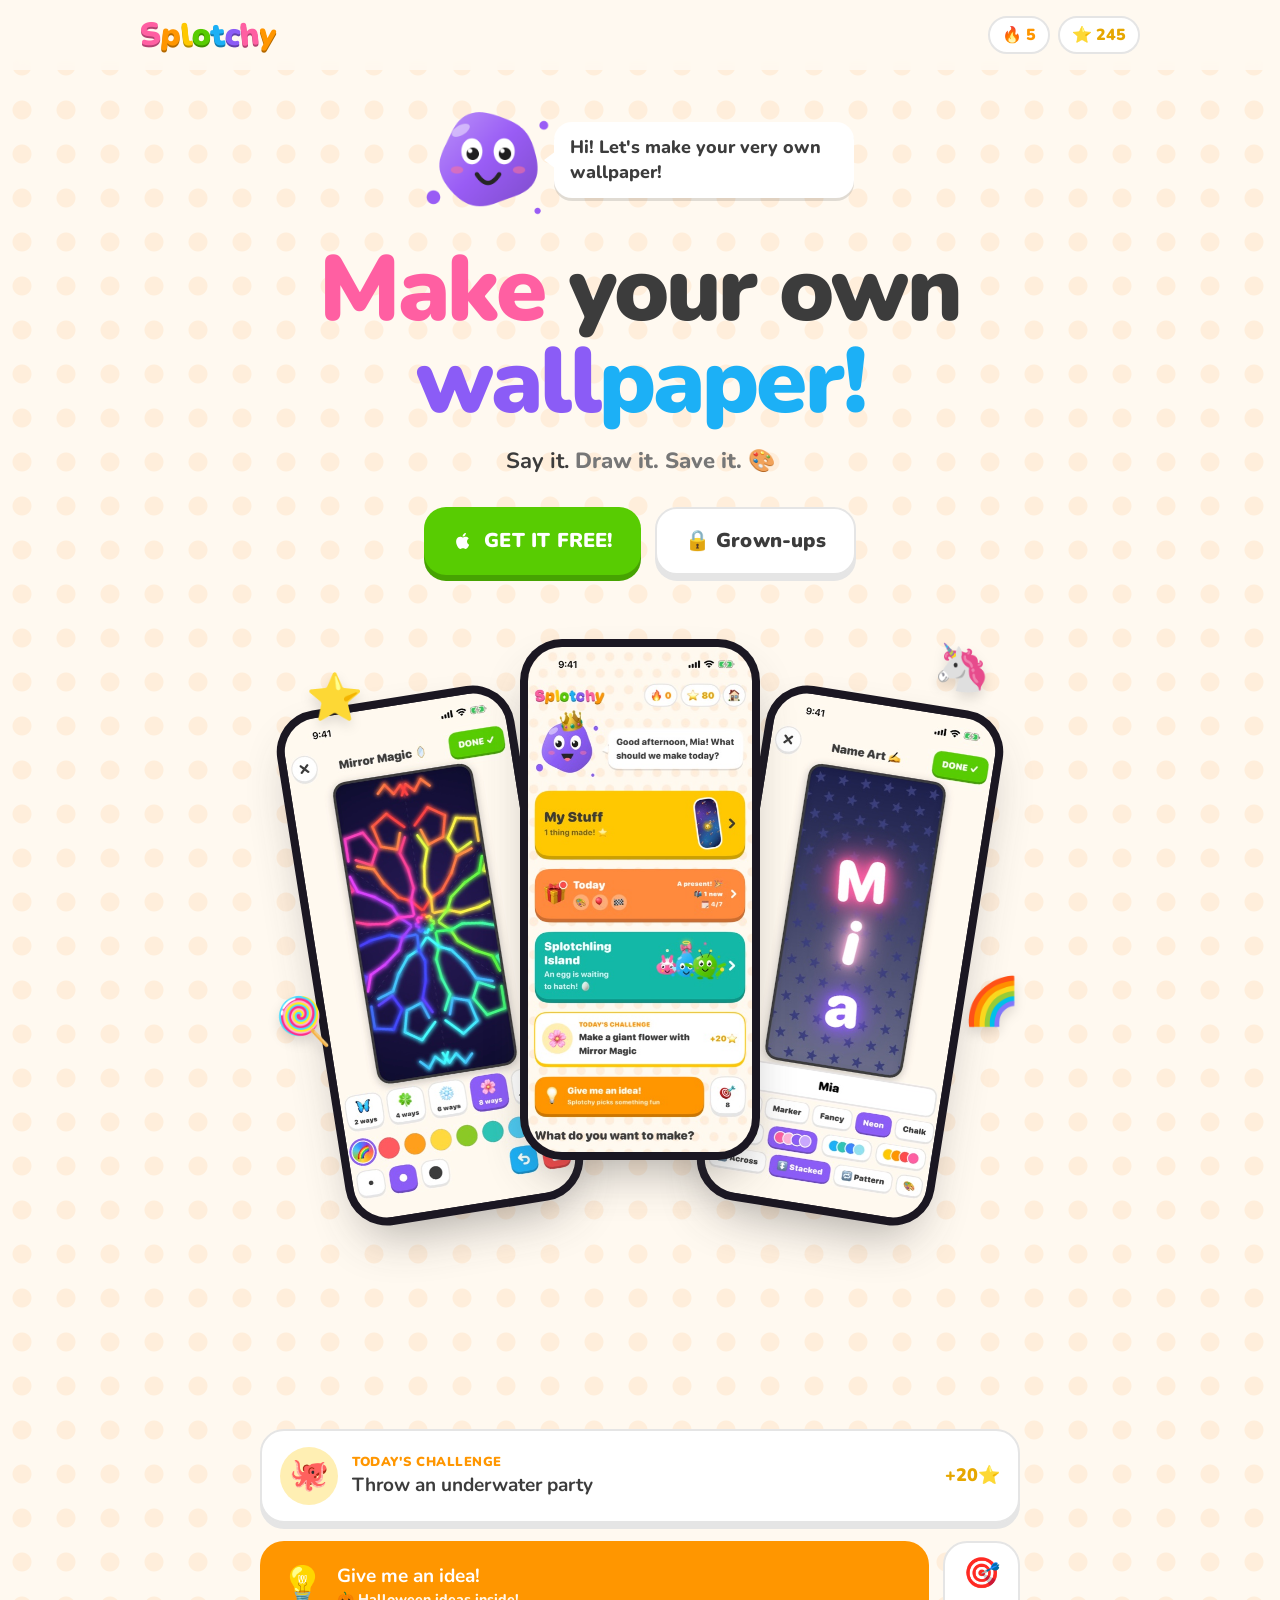
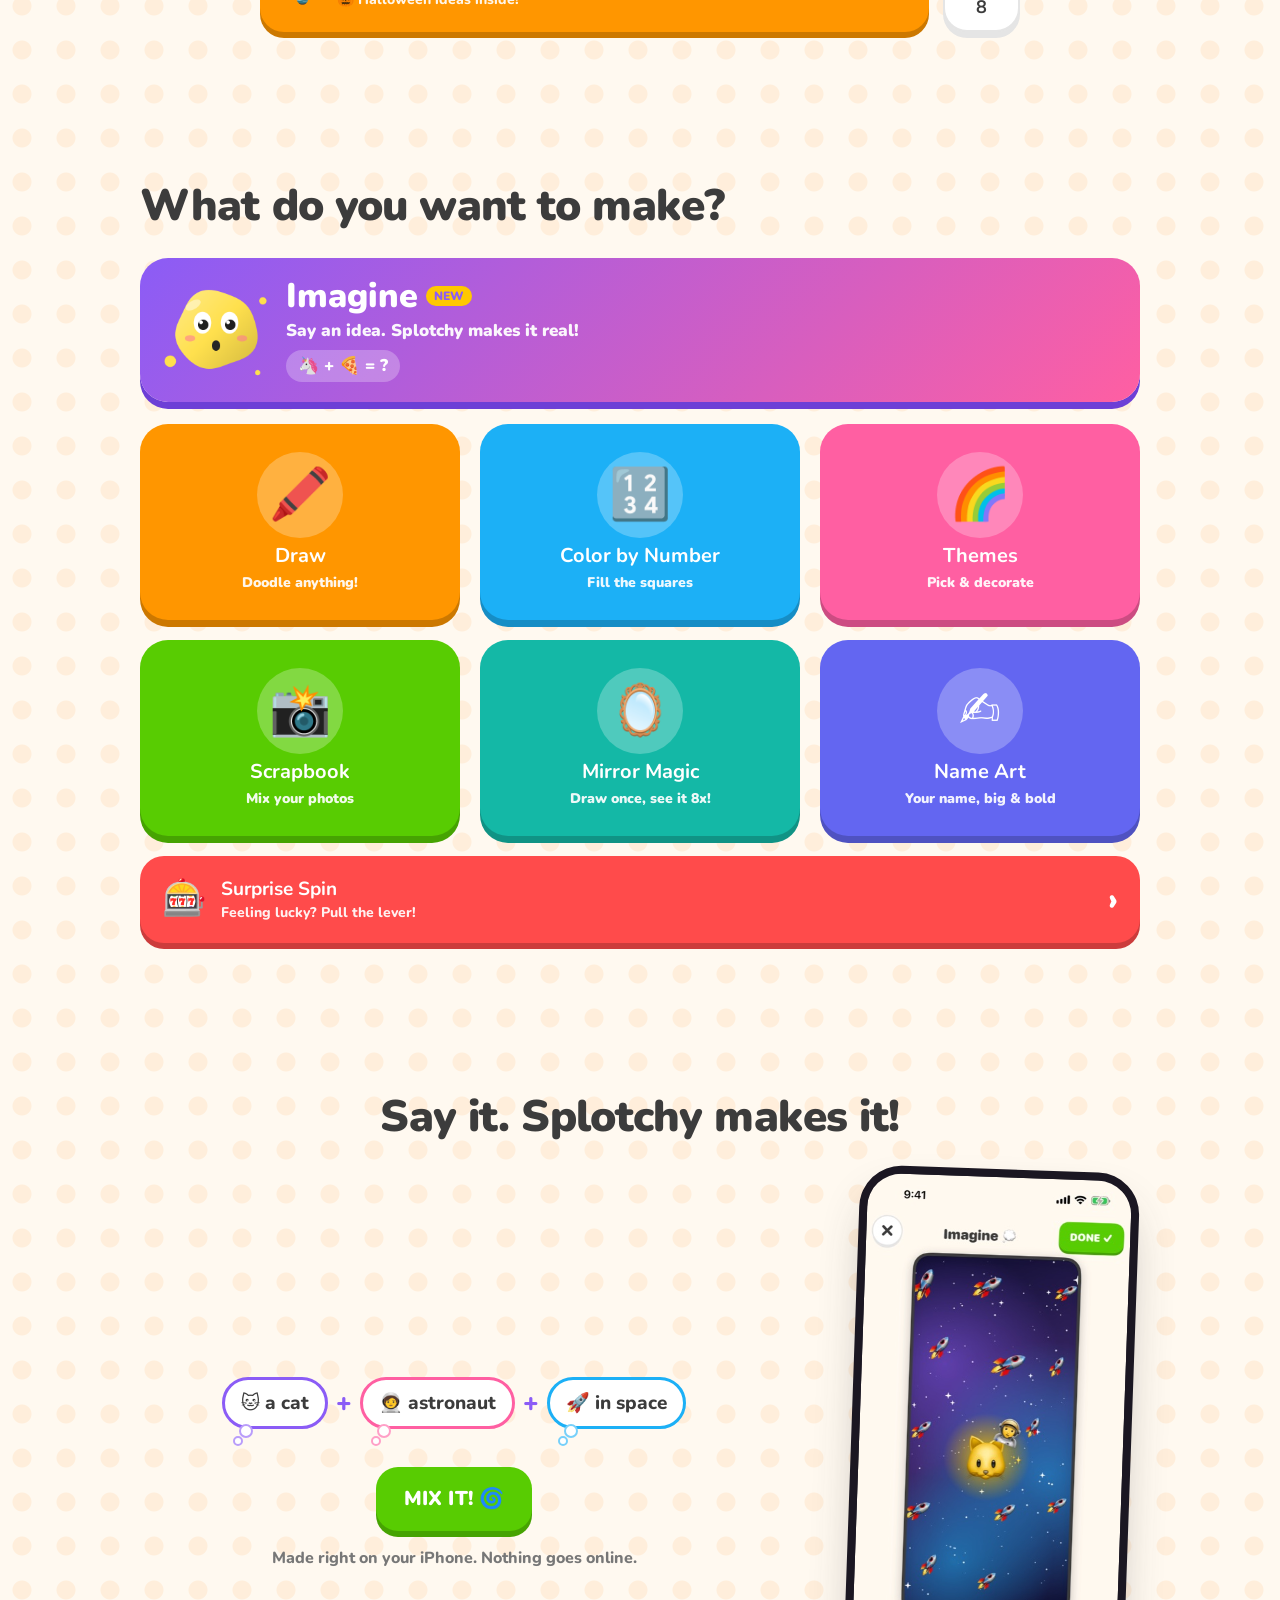
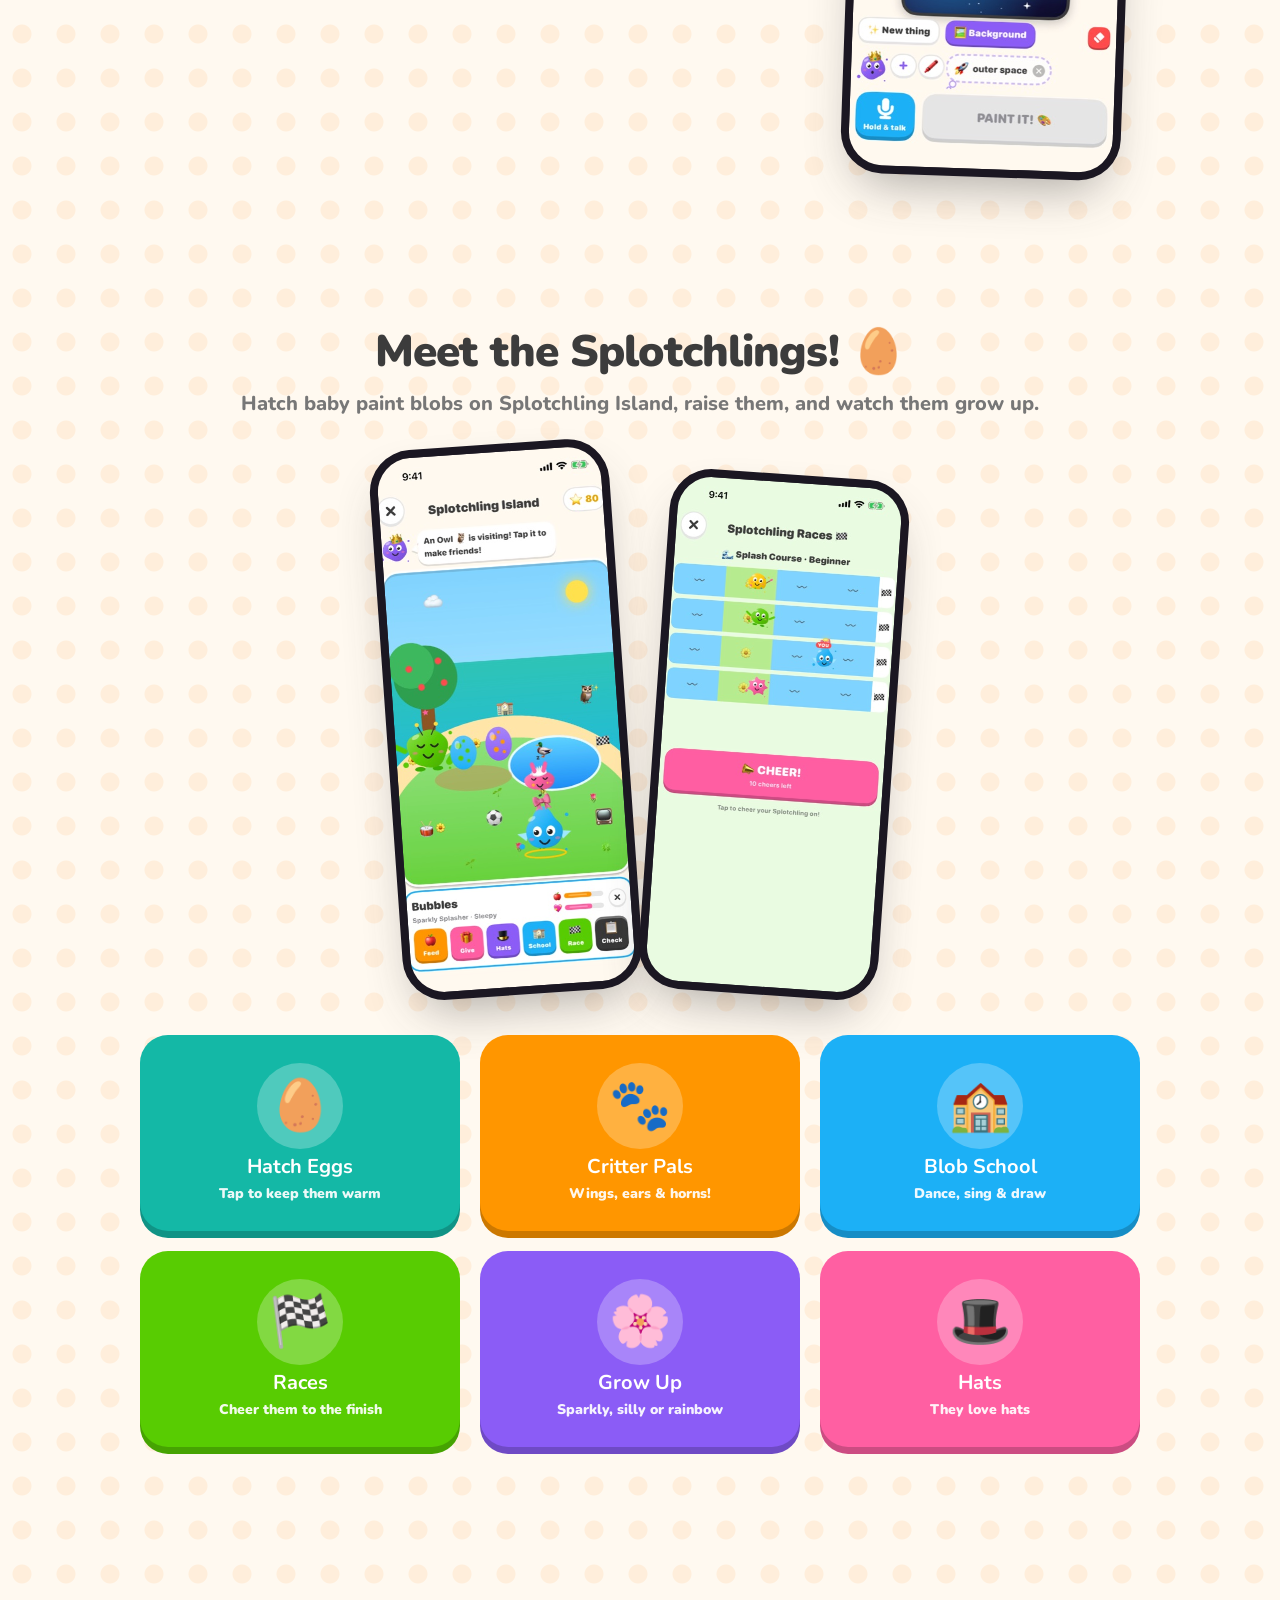
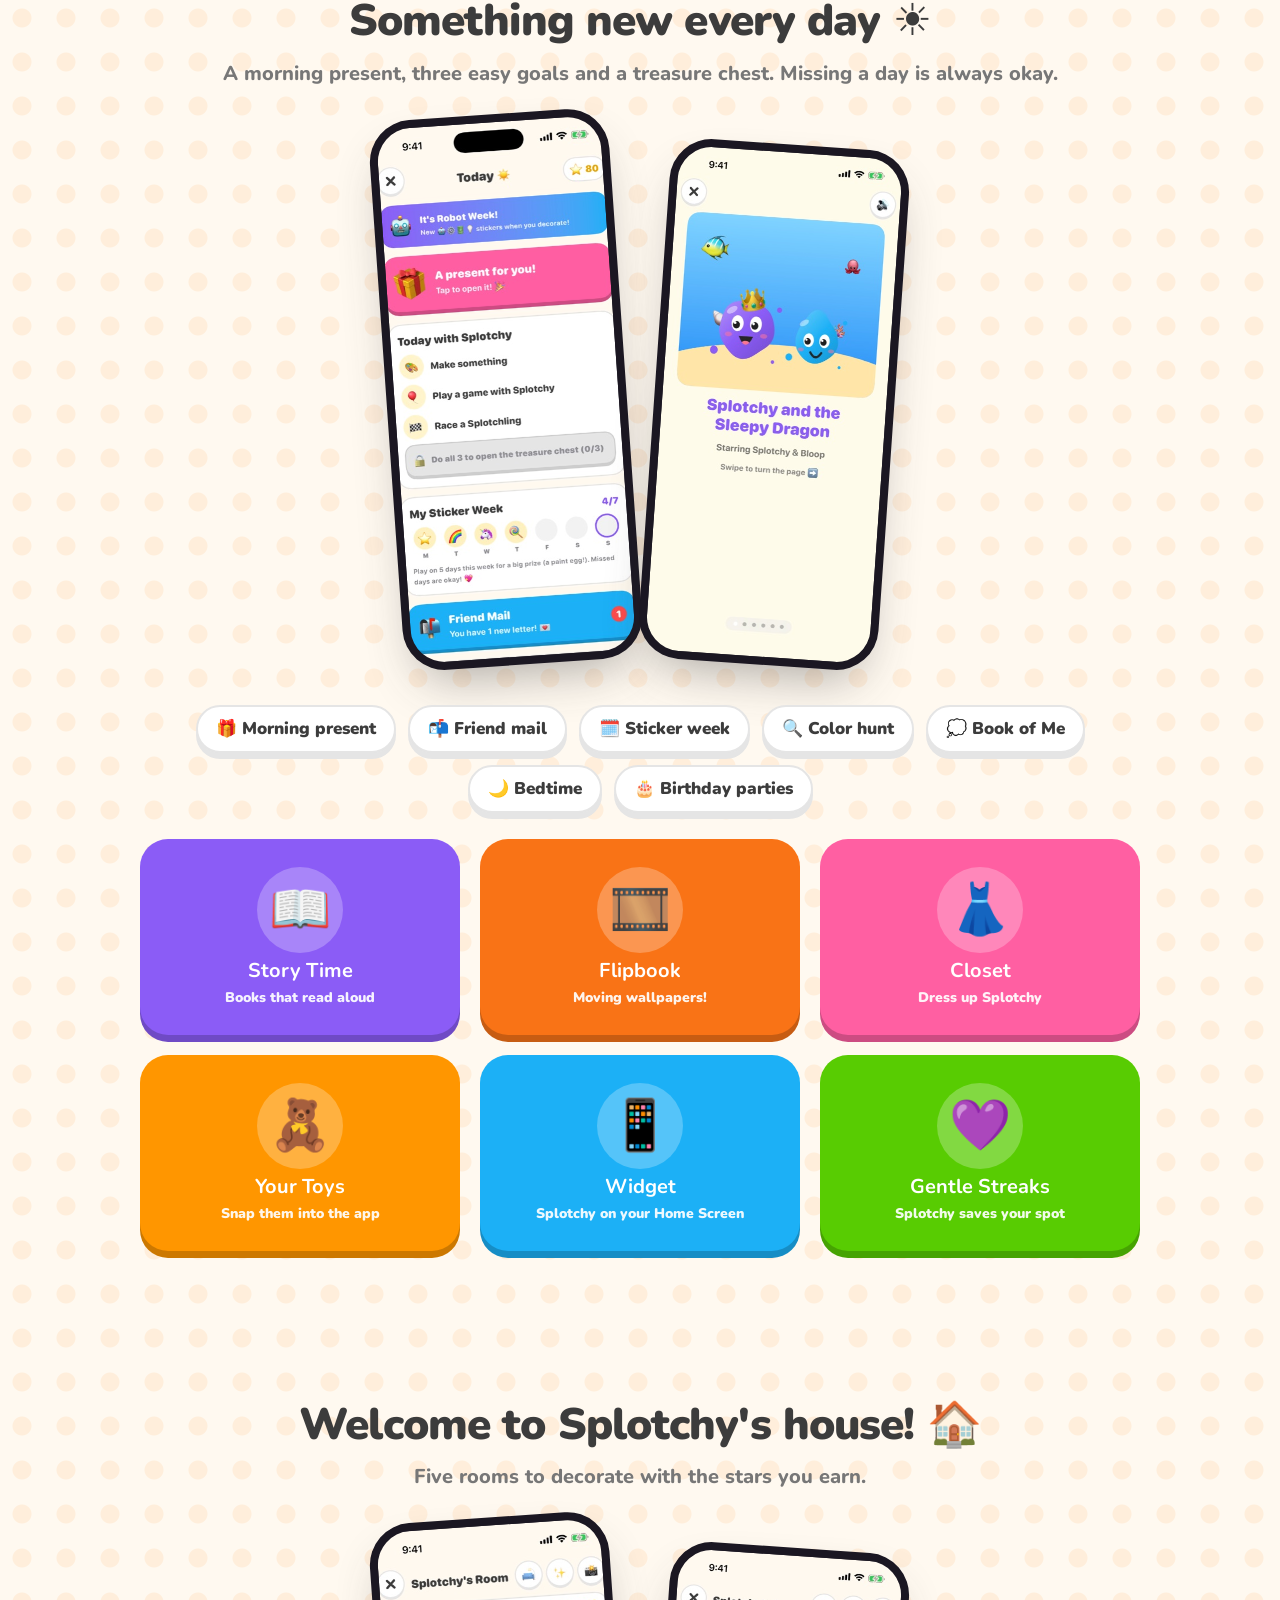
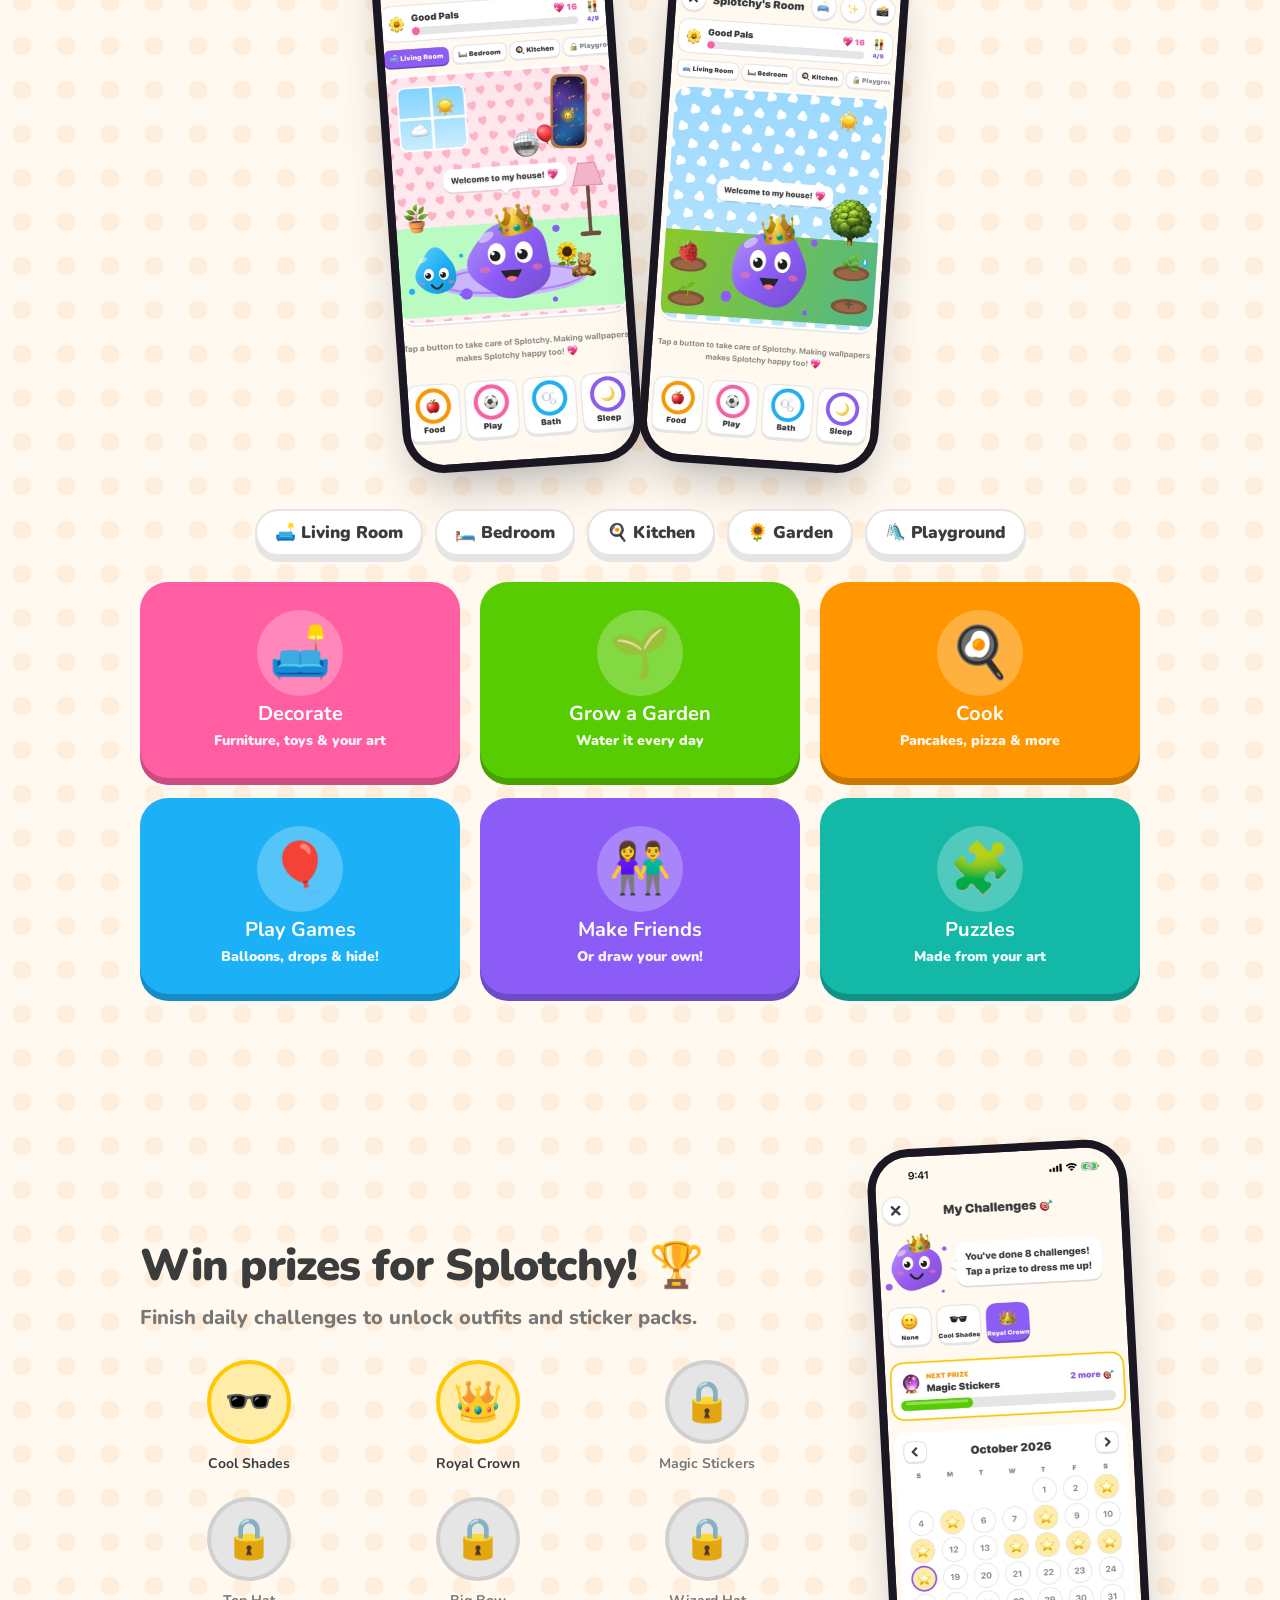
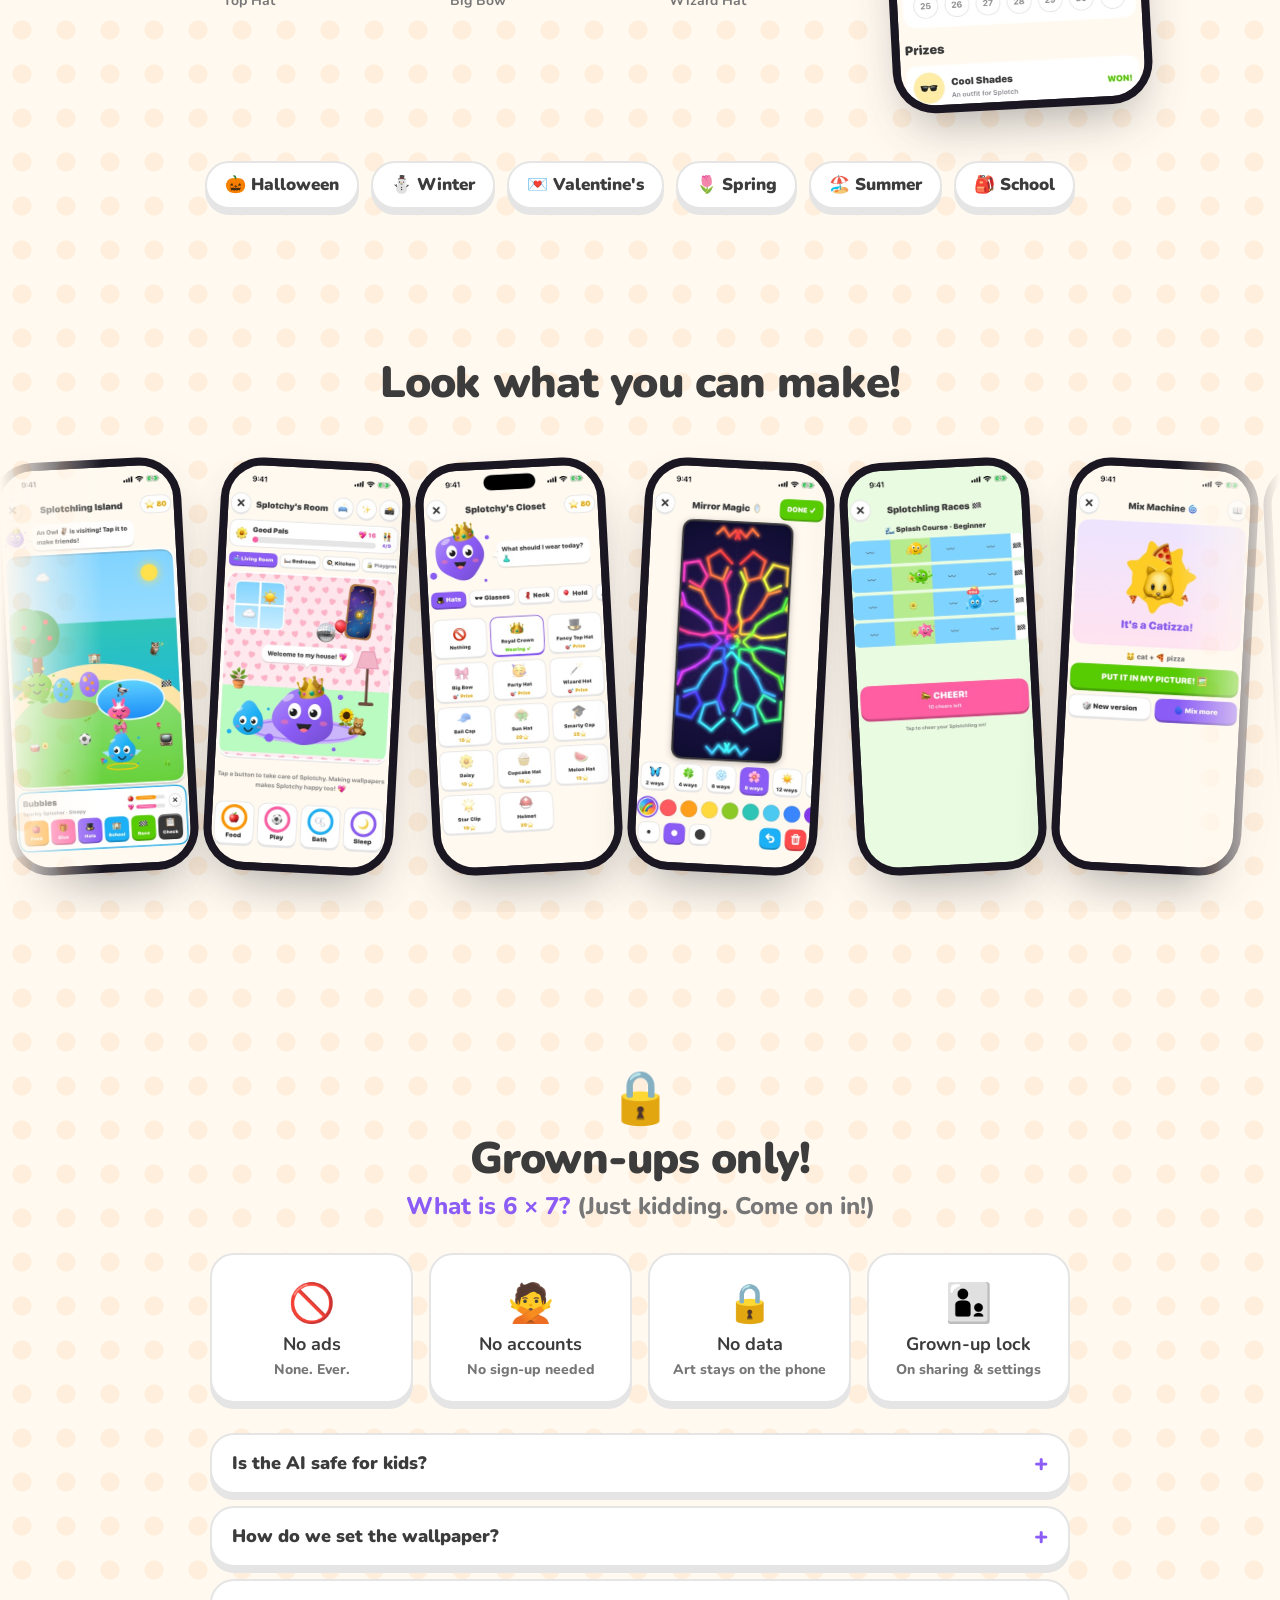
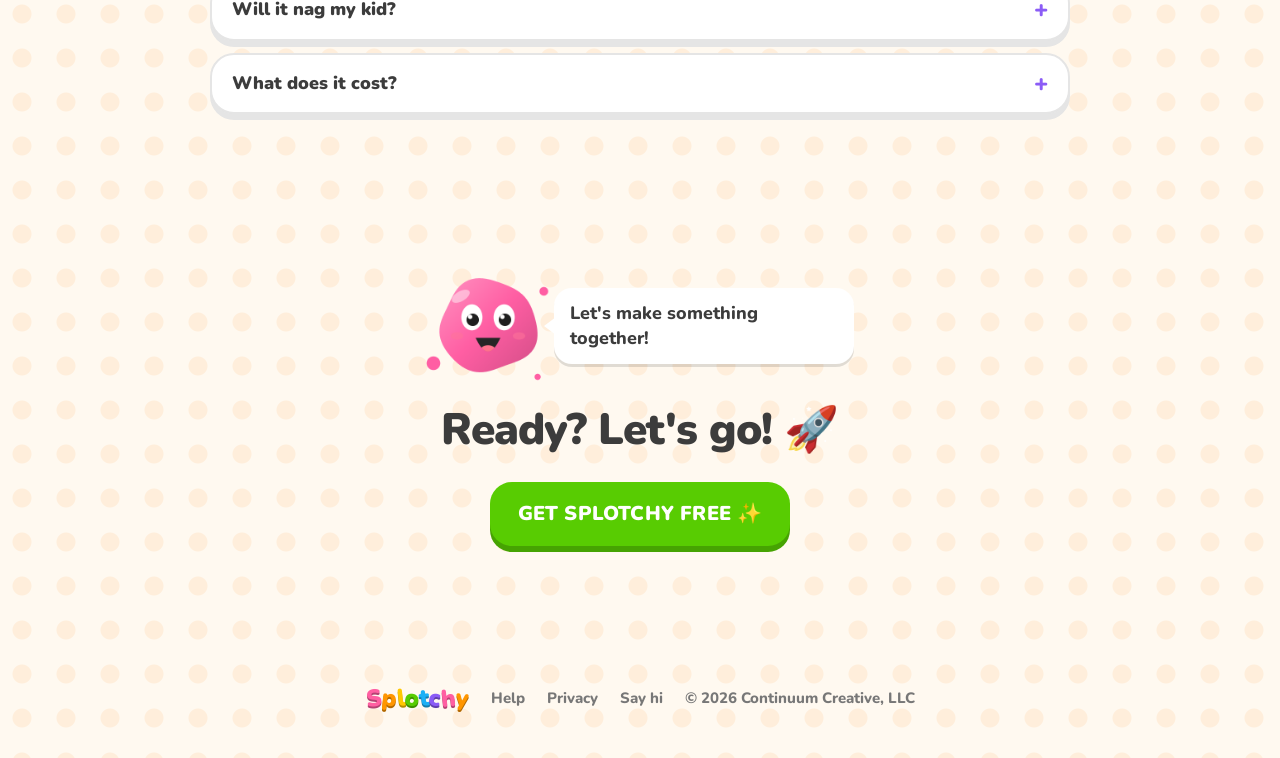
<file: index.html>
<!doctype html>
<html lang="en">
<head>
<meta charset="utf-8">
<meta name="viewport" content="width=device-width, initial-scale=1">
<meta name="color-scheme" content="light">
<title>Splotchy · Make your own phone wallpaper!</title>
<meta name="description" content="Splotchy helps kids make their own phone wallpapers. Say it, draw it, save it! No ads, no accounts, no data collected.">
<meta property="og:title" content="Splotchy · Make your own phone wallpaper!">
<meta property="og:description" content="Say it. Draw it. Save it. A kid-friendly wallpaper maker with no ads and no data collected.">
<meta property="og:image" content="https://splotchy.app/img/1-home.jpg">
<link rel="icon" href="/icon.png">
<link rel="apple-touch-icon" href="/apple-touch-icon.png">
<meta name="apple-itunes-app" content="app-id=6824162290">
<link rel="preconnect" href="https://fonts.googleapis.com">
<link rel="preconnect" href="https://fonts.gstatic.com" crossorigin>
<link href="https://fonts.googleapis.com/css2?family=Nunito:wght@700;800;900&display=swap" rel="stylesheet">
<link rel="stylesheet" href="/app.css">
<style>
  /* ---------- Hero ---------- */
  .hero { text-align: center; padding-top: 28px; }
  .greet { display: flex; align-items: center; justify-content: center; gap: 4px; margin: 0 auto 22px; }
  .greet .buddy { width: 124px; }
  .hero h1 { font-size: clamp(46px, 8.4vw, 92px); line-height: 1; letter-spacing: -0.03em; margin: 0; }
  .hero h1 .pink { color: var(--bubblegum); } .hero h1 .grape { color: var(--grape); } .hero h1 .sky { color: var(--sky); }
  .hero .tag { font-size: 22px; color: var(--soft); margin: 18px 0 30px; }
  .hero .tag b { color: var(--ink); }
  .cta-row { display: flex; gap: 14px; justify-content: center; flex-wrap: wrap; }

  .stage { position: relative; max-width: 760px; height: 640px; margin: 64px auto 0; }
  .stage .phone { position: absolute; width: 240px; top: 0; }
  .stage .mid { left: 50%; margin-left: -120px; z-index: 3; }
  .stage .left { left: 50%; margin-left: -330px; top: 56px; transform: rotate(-9deg); z-index: 2; }
  .stage .right { left: 50%; margin-left: 90px; top: 56px; transform: rotate(9deg); z-index: 2; }
  .sticker { position: absolute; z-index: 4; font-size: 46px; line-height: 1; animation: bob 3.2s ease-in-out infinite; filter: drop-shadow(0 6px 6px rgba(0,0,0,.12)); }
  .st1 { right: 4%; top: 6px; animation-delay: -1s; } .st2 { right: 0; top: 340px; animation-delay: -2s; } .st3 { left: 6%; top: 36px; animation-delay: -.5s; } .st4 { left: 2%; top: 360px; animation-delay: -1.6s; }

  /* ---------- Home-screen strip (challenge + idea), like the app ---------- */
  .home-strip { max-width: 760px; margin: 0 auto; display: grid; gap: 18px; }
  .idea-row { display: grid; grid-template-columns: 1fr auto; gap: 14px; }

  /* ---------- Imagine ---------- */
  .imagine { display: grid; grid-template-columns: 1fr 300px; gap: 72px; align-items: center; }
  .bubble-tray { display: flex; flex-wrap: wrap; gap: 10px 8px; align-items: center; justify-content: center; }
  .imagine .phone { width: 280px; margin: 0 auto; transform: rotate(2deg); }
  .make-it { margin-top: 26px; text-align: center; }
  .note { text-align: center; color: var(--soft); font-size: 16px; margin: 16px 0 0; }

  /* ---------- Challenges & prizes ---------- */
  .prizes { display: grid; grid-template-columns: 1fr 260px; gap: 64px; align-items: center; }
  .badges { display: grid; grid-template-columns: repeat(3, 1fr); gap: 22px 12px; margin-top: 28px; }
  .prizes .phone { width: 260px; margin: 0 auto; transform: rotate(-3deg); }
  .seasons { display: flex; flex-wrap: wrap; justify-content: center; gap: 12px; margin-top: 52px; }

  /* ---------- Parade ---------- */
  .parade { overflow: hidden; padding: 24px 0 40px; -webkit-mask-image: linear-gradient(90deg, transparent, #000 8%, #000 92%, transparent); mask-image: linear-gradient(90deg, transparent, #000 8%, #000 92%, transparent); }
  .track { display: flex; gap: 22px; width: max-content; animation: slide 40s linear infinite; }
  .track .phone { width: 190px; flex: none; }
  .track .phone:nth-child(odd) { transform: rotate(-3deg); } .track .phone:nth-child(even) { transform: rotate(3deg); }
  @keyframes slide { to { transform: translateX(calc(-50% - 11px)); } }

  /* ---------- Grown-ups (styled like the app's grown-up lock) ---------- */
  .gate { max-width: 860px; margin: 0 auto; text-align: center; }
  .gate .lock { font-size: 52px; }
  .gate .q { color: var(--grape); font-size: 24px; margin: 6px 0 30px; }
  .promises { display: grid; grid-template-columns: repeat(4, 1fr); gap: 16px; }
  .faq { margin-top: 30px; display: grid; gap: 12px; text-align: left; }

  /* ---------- Final ---------- */
  .final { text-align: center; }
  .final .greet { margin-bottom: 18px; }
  .final h2 { margin-bottom: 28px; }

  @media (max-width: 880px) {
    .imagine, .prizes { grid-template-columns: 1fr; gap: 44px; }
    .promises { grid-template-columns: repeat(2, 1fr); }
    .stage { height: 560px; }
    .stage .phone { width: 200px; }
    .stage .mid { margin-left: -100px; }
    .stage .left { margin-left: -270px; }
    .stage .right { margin-left: 70px; }
  }
  @media (max-width: 560px) {
    .greet .buddy { width: 92px; }
    .hero .tag { font-size: 19px; }
    .stage { height: 440px; margin-top: 44px; }
    .stage .phone { width: 160px; }
    .stage .mid { margin-left: -80px; }
    .stage .left { margin-left: -160px; top: 44px; }
    .stage .right { margin-left: 0; top: 44px; }
    .sticker { font-size: 32px; }
    .st2 { top: 300px; } .st4 { top: 320px; }
    .imagine .phone { width: 220px; }
    .prizes .phone { width: 210px; }
    .badges { gap: 18px 8px; }
    .track .phone { width: 148px; }
    .promises { gap: 12px; }
  }
</style>
</head>
<body>

<nav class="topbar">
  <div class="wrap">
    <a href="/" class="wordmark" aria-label="Splotchy home">
      <span>S</span><span>p</span><span>l</span><span>o</span><span>t</span><span>c</span><span>h</span><span>y</span>
    </a>
    <div class="chips" aria-hidden="true">
      <span class="stat"><span>🔥</span><b class="orange">5</b></span>
      <span class="stat"><span>⭐</span><b class="gold" id="stars">245</b></span>
    </div>
  </div>
</nav>

<header class="hero wrap">
  <div class="greet">
    <img class="buddy splotch" id="buddy" src="/img/splotchy.png" alt="Splotchy. Tap to say hi!">
    <div class="speech left-tail" id="speech">Hi! Let's make your very own wallpaper!</div>
  </div>
  <h1 class="r"><span class="pink">Make</span> your own <span class="grape">wall</span><span class="sky">paper!</span></h1>
  <p class="tag"><b>Say it.</b> Draw it. Save it. 🎨</p>
  <div class="cta-row">
    <a class="chunky lime big" href="https://apps.apple.com/app/id6824162290">
      <svg viewBox="0 0 24 24" fill="currentColor" aria-hidden="true"><path d="M16.37 12.45c-.02-2.2 1.8-3.26 1.88-3.31-1.03-1.5-2.62-1.7-3.18-1.72-1.35-.14-2.64.8-3.33.8-.69 0-1.75-.78-2.88-.76-1.48.02-2.85.86-3.61 2.19-1.54 2.67-.39 6.62 1.11 8.79.73 1.06 1.6 2.25 2.74 2.21 1.1-.04 1.52-.71 2.85-.71 1.33 0 1.71.71 2.88.69 1.19-.02 1.94-1.08 2.66-2.15.84-1.23 1.19-2.42 1.21-2.48-.03-.01-2.31-.89-2.33-3.54zM14.18 5.98c.61-.74 1.02-1.76.91-2.78-.88.04-1.94.59-2.57 1.32-.56.65-1.06 1.69-.93 2.69.98.08 1.98-.5 2.59-1.23z"/></svg>
      GET IT FREE!
    </a>
    <a class="chunky white big" href="#grownups">🔒 Grown-ups</a>
  </div>

  <div class="stage">
    <div class="phone left"><img src="/img/3-mirror.jpg" alt="A glowing rainbow kaleidoscope made in Mirror Magic"></div>
    <div class="phone right"><img src="/img/4-name.jpg" alt="The name Mia in glowing neon letters"></div>
    <div class="phone mid"><img src="/img/1-home.jpg" alt="Splotchy's home screen"></div>
    <span class="sticker st1">🦄</span><span class="sticker st2">🌈</span><span class="sticker st3">⭐</span><span class="sticker st4">🍭</span>
  </div>
</header>

<section class="wrap pop">
  <div class="home-strip">
    <a class="chunky white card challenge" href="https://apps.apple.com/app/id6824162290">
      <span class="emoji-circle">🐙</span>
      <span class="grow">
        <small class="label orange">TODAY'S CHALLENGE</small>
        <b>Throw an underwater party</b>
      </span>
      <span class="gold">+20⭐</span>
    </a>
    <div class="idea-row">
      <a class="chunky tangerine card idea" href="https://apps.apple.com/app/id6824162290">
        <span class="em">💡</span>
        <span class="grow"><b>Give me an idea!</b><small>🎃 Halloween ideas inside!</small></span>
      </a>
      <span class="chunky white card target static"><span class="em">🎯</span><b>8</b></span>
    </div>
  </div>
</section>

<section class="wrap pop">
  <h2 class="section-title">What do you want to make?</h2>
  <a class="chunky grape-pink card imagine-card" href="#imagine">
    <img class="splotch" src="/img/splotchy-wow.png" alt="">
    <span class="grow">
      <span class="ttl">Imagine <em>NEW</em></span>
      <span class="sub">Say an idea. Splotchy makes it real!</span>
      <span class="eq">🦄 + 🍕 = ?</span>
    </span>
  </a>
  <div class="modes">
    <div class="chunky mode static" style="--c: var(--tangerine)"><span class="e">🖍️</span><b>Draw</b><small>Doodle anything!</small></div>
    <div class="chunky mode static" style="--c: var(--sky)"><span class="e">🔢</span><b>Color by Number</b><small>Fill the squares</small></div>
    <div class="chunky mode static" style="--c: var(--bubblegum)"><span class="e">🌈</span><b>Themes</b><small>Pick &amp; decorate</small></div>
    <div class="chunky mode static" style="--c: var(--lime)"><span class="e">📸</span><b>Scrapbook</b><small>Mix your photos</small></div>
    <div class="chunky mode static" style="--c: #14b8a6"><span class="e">🪞</span><b>Mirror Magic</b><small>Draw once, see it 8x!</small></div>
    <div class="chunky mode static" style="--c: #6366f1"><span class="e">✍️</span><b>Name Art</b><small>Your name, big &amp; bold</small></div>
  </div>
  <div class="chunky cherry card spin static">
    <span class="em">🎰</span>
    <span class="grow"><b>Surprise Spin</b><small>Feeling lucky? Pull the lever!</small></span>
    <span class="chev">›</span>
  </div>
</section>

<section class="wrap pop" id="imagine">
  <h2 class="section-title center">Say it. Splotchy makes it!</h2>
  <div class="imagine">
    <div>
      <div class="bubble-tray">
        <span class="thought" style="--c: var(--grape)">🐱 a cat</span>
        <span class="plus">+</span>
        <span class="thought" style="--c: var(--bubblegum)">🧑‍🚀 astronaut</span>
        <span class="plus">+</span>
        <span class="thought" style="--c: var(--sky)">🚀 in space</span>
      </div>
      <div class="make-it"><span class="chunky lime big static">MIX IT! 🌀</span></div>
      <p class="note">Made right on your iPhone. Nothing goes online.</p>
    </div>
    <div class="phone"><img src="/img/2-imagine.jpg" alt="A cat astronaut floating in outer space"></div>
  </div>
</section>

<section class="wrap pop" id="island">
  <h2 class="section-title center">Meet the Splotchlings! 🥚</h2>
  <p class="lead" style="text-align:center;margin:-14px 0 26px">Hatch baby paint blobs on Splotchling Island, raise them, and watch them grow up.</p>
  <div style="display:flex;justify-content:center;gap:28px;margin:10px 0 40px">
    <div class="phone" style="width:min(240px,42vw);transform:rotate(-4deg)"><img src="/img/13-island.jpg" alt="Splotchling Island with baby blobs, eggs, a pond and a fruit tree"></div>
    <div class="phone" style="width:min(240px,42vw);transform:rotate(4deg);margin-top:30px"><img src="/img/14-race.jpg" alt="Splotchlings racing on the Splash Course"></div>
  </div>
  <div class="modes">
    <div class="chunky mode static" style="--c: #14b8a6"><span class="e">🥚</span><b>Hatch Eggs</b><small>Tap to keep them warm</small></div>
    <div class="chunky mode static" style="--c: var(--tangerine)"><span class="e">🐾</span><b>Critter Pals</b><small>Wings, ears &amp; horns!</small></div>
    <div class="chunky mode static" style="--c: var(--sky)"><span class="e">🏫</span><b>Blob School</b><small>Dance, sing &amp; draw</small></div>
    <div class="chunky mode static" style="--c: var(--lime)"><span class="e">🏁</span><b>Races</b><small>Cheer them to the finish</small></div>
    <div class="chunky mode static" style="--c: var(--grape)"><span class="e">🌸</span><b>Grow Up</b><small>Sparkly, silly or rainbow</small></div>
    <div class="chunky mode static" style="--c: var(--bubblegum)"><span class="e">🎩</span><b>Hats</b><small>They love hats</small></div>
  </div>
</section>

<section class="wrap pop" id="today">
  <h2 class="section-title center">Something new every day ☀️</h2>
  <p class="lead" style="text-align:center;margin:-14px 0 26px">A morning present, three easy goals and a treasure chest. Missing a day is always okay.</p>
  <div style="display:flex;justify-content:center;gap:28px;margin:10px 0 40px">
    <div class="phone" style="width:min(240px,42vw);transform:rotate(-4deg)"><img src="/img/15-today.jpg" alt="The Today screen with a present, daily goals and a sticker week"></div>
    <div class="phone" style="width:min(240px,42vw);transform:rotate(4deg);margin-top:30px"><img src="/img/17-story.jpg" alt="A storybook starring Splotchy and Bloop"></div>
  </div>
  <div class="seasons" style="margin:0 0 26px">
    <span class="chunky white pill static">🎁 Morning present</span>
    <span class="chunky white pill static">📬 Friend mail</span>
    <span class="chunky white pill static">🗓️ Sticker week</span>
    <span class="chunky white pill static">🔍 Color hunt</span>
    <span class="chunky white pill static">💭 Book of Me</span>
    <span class="chunky white pill static">🌙 Bedtime</span>
    <span class="chunky white pill static">🎂 Birthday parties</span>
  </div>
  <div class="modes">
    <div class="chunky mode static" style="--c: var(--grape)"><span class="e">📖</span><b>Story Time</b><small>Books that read aloud</small></div>
    <div class="chunky mode static" style="--c: #f97316"><span class="e">🎞️</span><b>Flipbook</b><small>Moving wallpapers!</small></div>
    <div class="chunky mode static" style="--c: var(--bubblegum)"><span class="e">👗</span><b>Closet</b><small>Dress up Splotchy</small></div>
    <div class="chunky mode static" style="--c: var(--tangerine)"><span class="e">🧸</span><b>Your Toys</b><small>Snap them into the app</small></div>
    <div class="chunky mode static" style="--c: var(--sky)"><span class="e">📱</span><b>Widget</b><small>Splotchy on your Home Screen</small></div>
    <div class="chunky mode static" style="--c: var(--lime)"><span class="e">💜</span><b>Gentle Streaks</b><small>Splotchy saves your spot</small></div>
  </div>
</section>

<section class="wrap pop" id="house">
  <h2 class="section-title center">Welcome to Splotchy's house! 🏠</h2>
  <p class="lead" style="text-align:center;margin:-14px 0 26px">Five rooms to decorate with the stars you earn.</p>
  <div style="display:flex;justify-content:center;gap:28px;margin:10px 0 40px">
    <div class="phone" style="width:min(240px,42vw);transform:rotate(-4deg)"><img src="/img/8-room.jpg" alt="Splotchy's living room, decorated with hearts, a disco ball and a balloon"></div>
    <div class="phone" style="width:min(240px,42vw);transform:rotate(4deg);margin-top:30px"><img src="/img/9-garden.jpg" alt="Splotchy's garden with strawberries and sprouts growing"></div>
  </div>
  <div class="seasons" style="margin:0 0 26px">
    <span class="chunky white pill static">🛋️ Living Room</span>
    <span class="chunky white pill static">🛏️ Bedroom</span>
    <span class="chunky white pill static">🍳 Kitchen</span>
    <span class="chunky white pill static">🌻 Garden</span>
    <span class="chunky white pill static">🛝 Playground</span>
  </div>
  <div class="modes">
    <div class="chunky mode static" style="--c: var(--bubblegum)"><span class="e">🛋️</span><b>Decorate</b><small>Furniture, toys &amp; your art</small></div>
    <div class="chunky mode static" style="--c: var(--lime)"><span class="e">🌱</span><b>Grow a Garden</b><small>Water it every day</small></div>
    <div class="chunky mode static" style="--c: var(--tangerine)"><span class="e">🍳</span><b>Cook</b><small>Pancakes, pizza &amp; more</small></div>
    <div class="chunky mode static" style="--c: var(--sky)"><span class="e">🎈</span><b>Play Games</b><small>Balloons, drops &amp; hide!</small></div>
    <div class="chunky mode static" style="--c: var(--grape)"><span class="e">👫</span><b>Make Friends</b><small>Or draw your own!</small></div>
    <div class="chunky mode static" style="--c: #14b8a6"><span class="e">🧩</span><b>Puzzles</b><small>Made from your art</small></div>
  </div>
</section>

<section class="wrap pop">
  <div class="prizes">
    <div>
      <h2 class="section-title">Win prizes for Splotchy! 🏆</h2>
      <p class="lead">Finish daily challenges to unlock outfits and sticker packs.</p>
      <div class="badges">
        <div class="badge on"><span>🕶️</span><b>Cool Shades</b></div>
        <div class="badge on"><span>👑</span><b>Royal Crown</b></div>
        <div class="badge"><span>🔒</span><b>Magic Stickers</b></div>
        <div class="badge"><span>🔒</span><b>Top Hat</b></div>
        <div class="badge"><span>🔒</span><b>Big Bow</b></div>
        <div class="badge"><span>🔒</span><b>Wizard Hat</b></div>
      </div>
    </div>
    <div class="phone"><img src="/img/6-calendar.jpg" alt="Challenge calendar with gold stars and prizes"></div>
  </div>
  <div class="seasons">
    <span class="chunky white pill static">🎃 Halloween</span>
    <span class="chunky white pill static">⛄️ Winter</span>
    <span class="chunky white pill static">💌 Valentine's</span>
    <span class="chunky white pill static">🌷 Spring</span>
    <span class="chunky white pill static">🏖️ Summer</span>
    <span class="chunky white pill static">🎒 School</span>
  </div>
</section>

<section class="pop" aria-label="Screenshots">
  <div class="wrap"><h2 class="section-title center">Look what you can make!</h2></div>
  <div class="parade">
    <div class="track" id="track">
      <div class="phone"><img src="/img/13-island.jpg" alt=""></div>
      <div class="phone"><img src="/img/8-room.jpg" alt=""></div>
      <div class="phone"><img src="/img/16-closet.jpg" alt=""></div>
      <div class="phone"><img src="/img/3-mirror.jpg" alt=""></div>
      <div class="phone"><img src="/img/14-race.jpg" alt=""></div>
      <div class="phone"><img src="/img/10-mix.jpg" alt=""></div>
      <div class="phone"><img src="/img/9-garden.jpg" alt=""></div>
      <div class="phone"><img src="/img/2-imagine.jpg" alt=""></div>
      <div class="phone"><img src="/img/11-games.jpg" alt=""></div>
      <div class="phone"><img src="/img/4-name.jpg" alt=""></div>
      <div class="phone"><img src="/img/12-friends.jpg" alt=""></div>
      <div class="phone"><img src="/img/1-home.jpg" alt=""></div>
    </div>
  </div>
</section>

<section class="wrap pop" id="grownups">
  <div class="gate">
    <div class="lock">🔒</div>
    <h2 class="section-title center" style="margin-bottom:4px">Grown-ups only!</h2>
    <p class="q">What is 6 × 7? <span style="color:var(--soft)">(Just kidding. Come on in!)</span></p>
    <div class="promises">
      <div class="chunky white card promise static"><span class="e">🚫</span><b>No ads</b><small>None. Ever.</small></div>
      <div class="chunky white card promise static"><span class="e">🙅</span><b>No accounts</b><small>No sign-up needed</small></div>
      <div class="chunky white card promise static"><span class="e">🔒</span><b>No data</b><small>Art stays on the phone</small></div>
      <div class="chunky white card promise static"><span class="e">🧑‍🧒</span><b>Grown-up lock</b><small>On sharing &amp; settings</small></div>
    </div>
    <div class="faq">
      <details class="chunky white card static"><summary>Is the AI safe for kids?</summary><p>Imagine uses Apple's on-device image generator with Apple's own safety filters. Older iPhones use an offline emoji version.</p></details>
      <details class="chunky white card static"><summary>How do we set the wallpaper?</summary><p>Tap Done, then Save. Then open Settings → Wallpaper → Add New Wallpaper → Photos.</p></details>
      <details class="chunky white card static"><summary>Will it nag my kid?</summary><p>No. The daily reminder stays off unless you turn it on.</p></details>
      <details class="chunky white card static"><summary>What does it cost?</summary><p>Nothing. No in-app purchases, no subscription. <a href="/privacy.html">Privacy policy</a> · <a href="/support.html">Help</a></p></details>
    </div>
  </div>
</section>

<section class="wrap final pop">
  <div class="greet">
    <img class="buddy splotch dance" id="buddy2" src="/img/splotchy-excited.png" alt="Splotchy. Tap to say hi!">
    <div class="speech left-tail" id="speech2">Let's make something together!</div>
  </div>
  <h2 class="section-title center">Ready? Let's go! 🚀</h2>
  <a class="chunky lime big" href="https://apps.apple.com/app/id6824162290">GET SPLOTCHY FREE ✨</a>
</section>

<footer class="foot">
  <div class="wrap">
    <a href="/" class="wordmark small" aria-label="Splotchy home"><span>S</span><span>p</span><span>l</span><span>o</span><span>t</span><span>c</span><span>h</span><span>y</span></a>
    <a href="/support.html">Help</a>
    <a href="/privacy.html">Privacy</a>
    <a href="mailto:cameron.t.luck@gmail.com">Say hi</a>
    <span>© 2026 Continuum Creative, LLC</span>
  </div>
</footer>

<script src="/app.js"></script>
<script>
  // Double the parade so it loops seamlessly
  const track = document.getElementById('track');
  track.innerHTML += track.innerHTML;
</script>
</body>
</html>
</file>
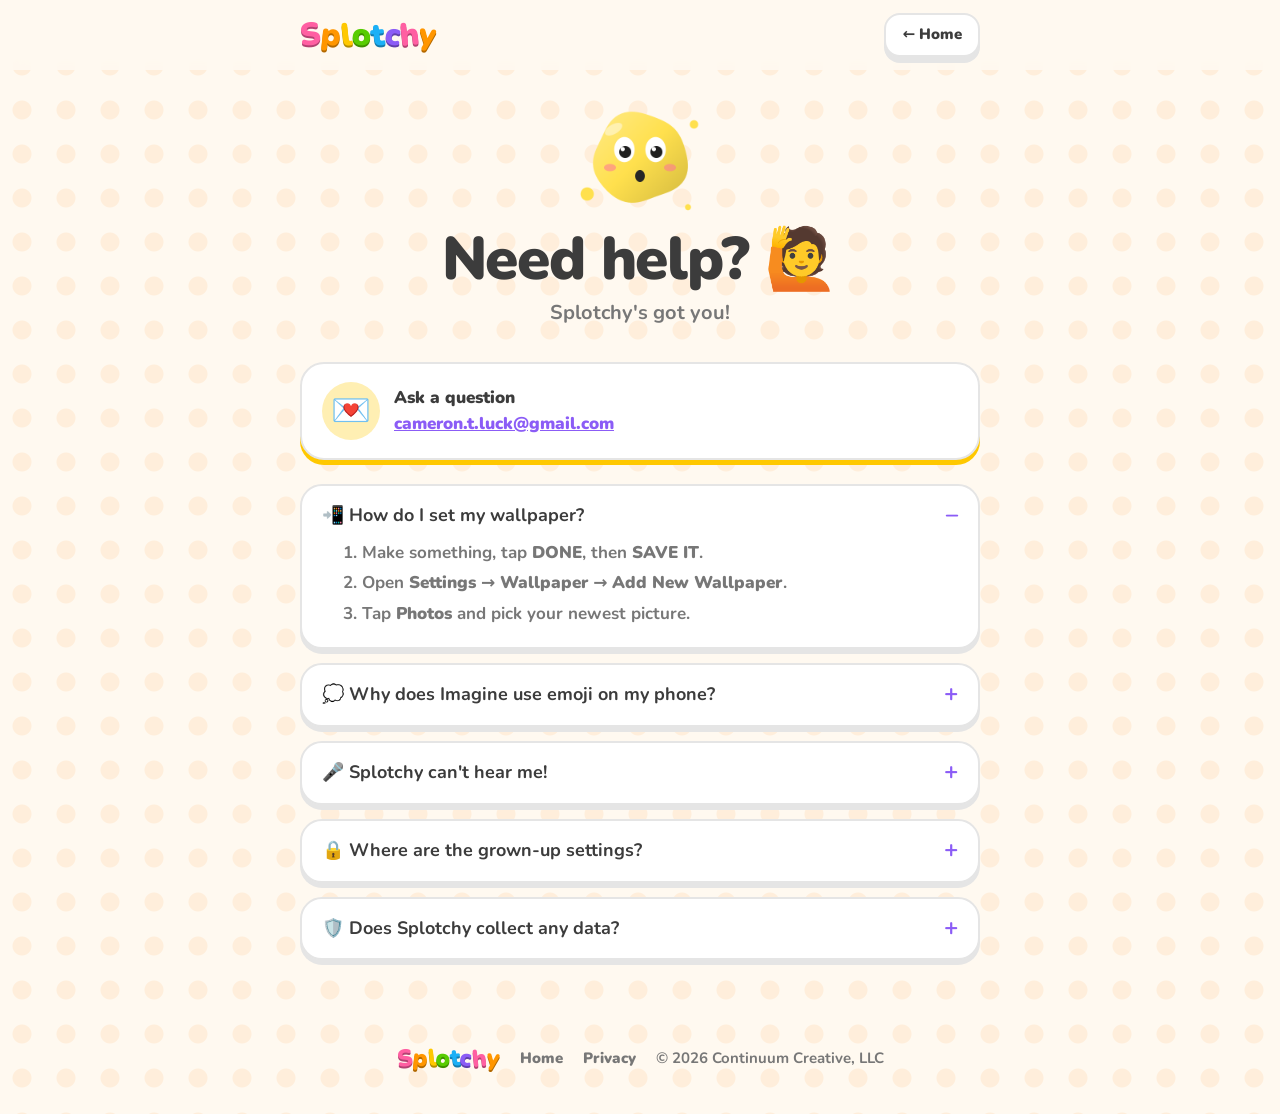
<file: help/index.html>
<!doctype html><meta charset="utf-8"><title>Splotchy</title><link rel="canonical" href="https://splotchy.app/support.html"><meta http-equiv="refresh" content="0; url=/support.html"><a href="/support.html">Continue</a>
</file>
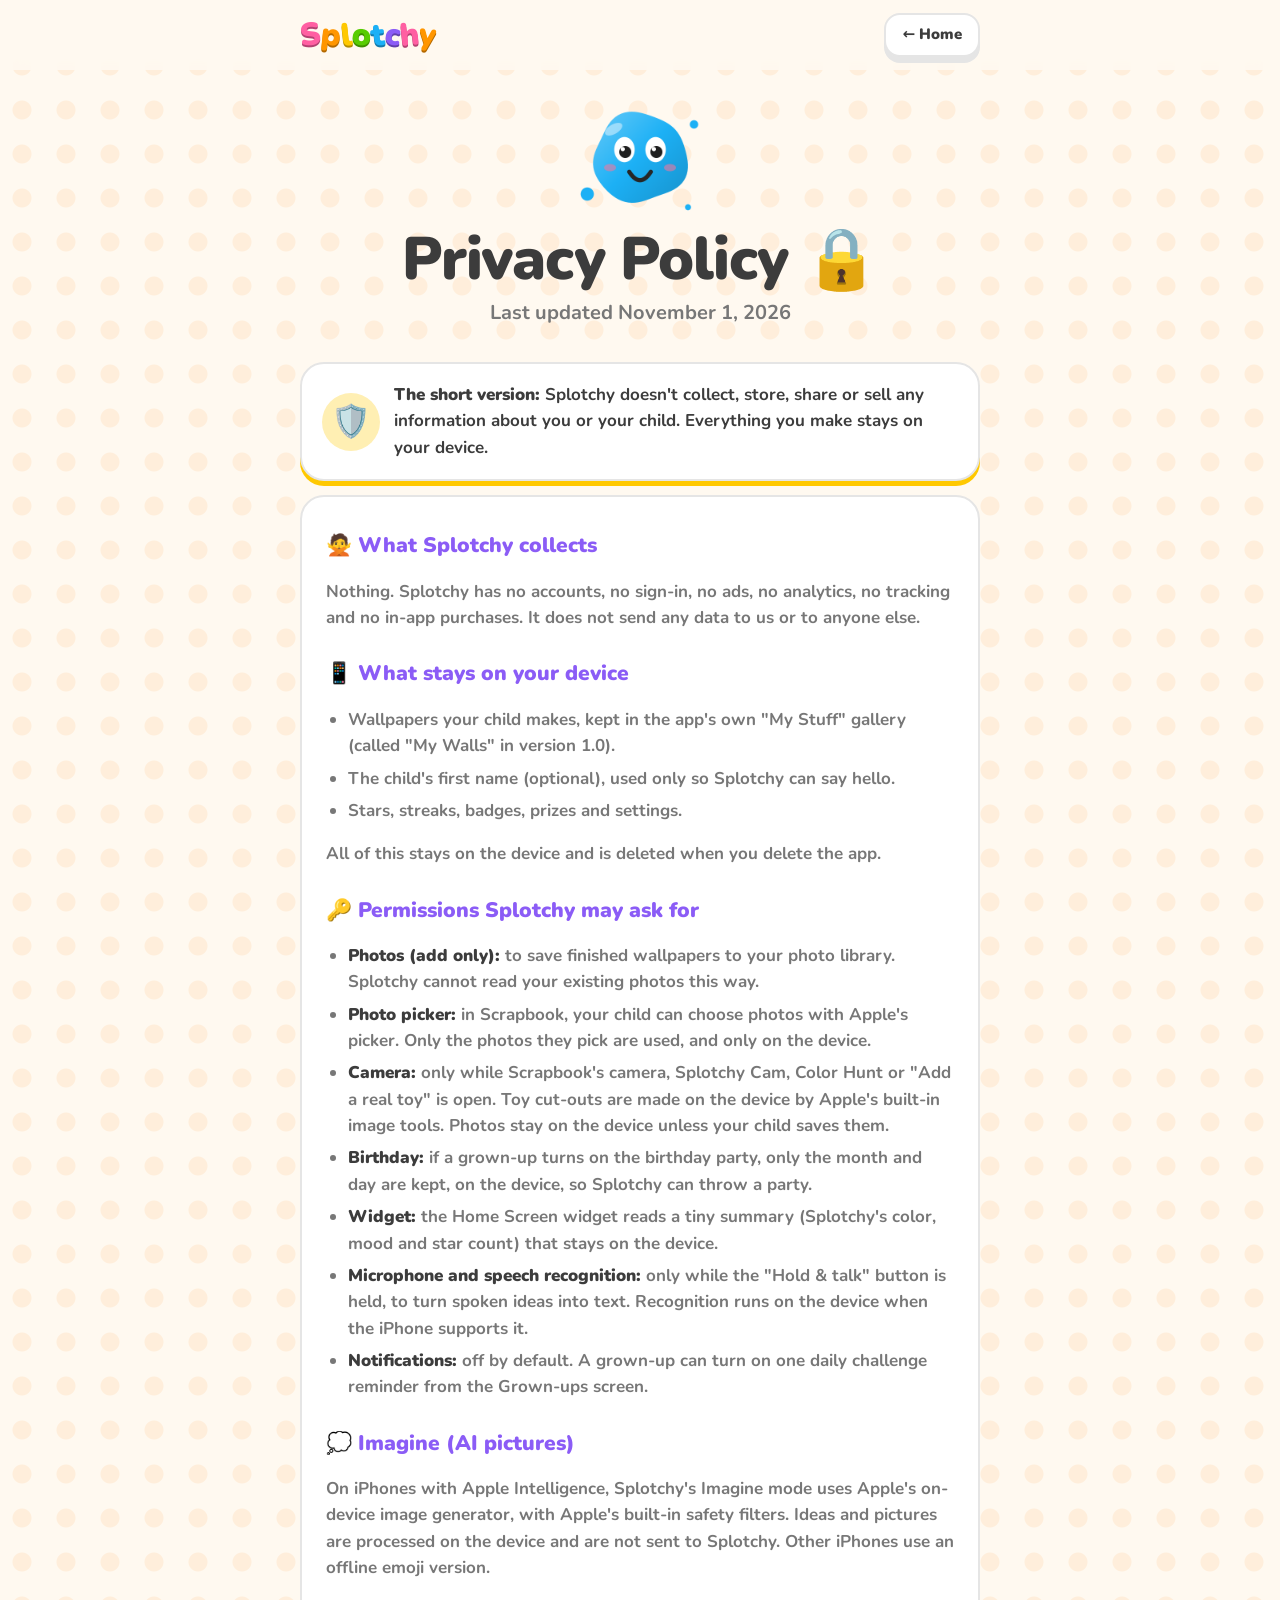
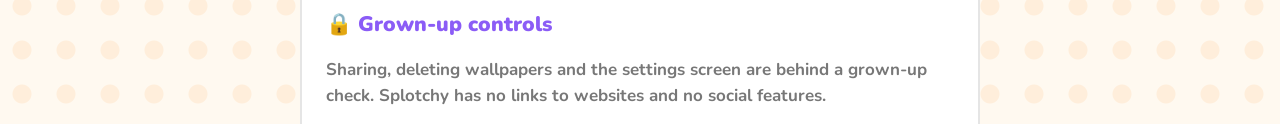
<file: privacy/index.html>
<!doctype html><meta charset="utf-8"><title>Splotchy</title><link rel="canonical" href="https://splotchy.app/privacy.html"><meta http-equiv="refresh" content="0; url=/privacy.html"><a href="/privacy.html">Continue</a>
</file>
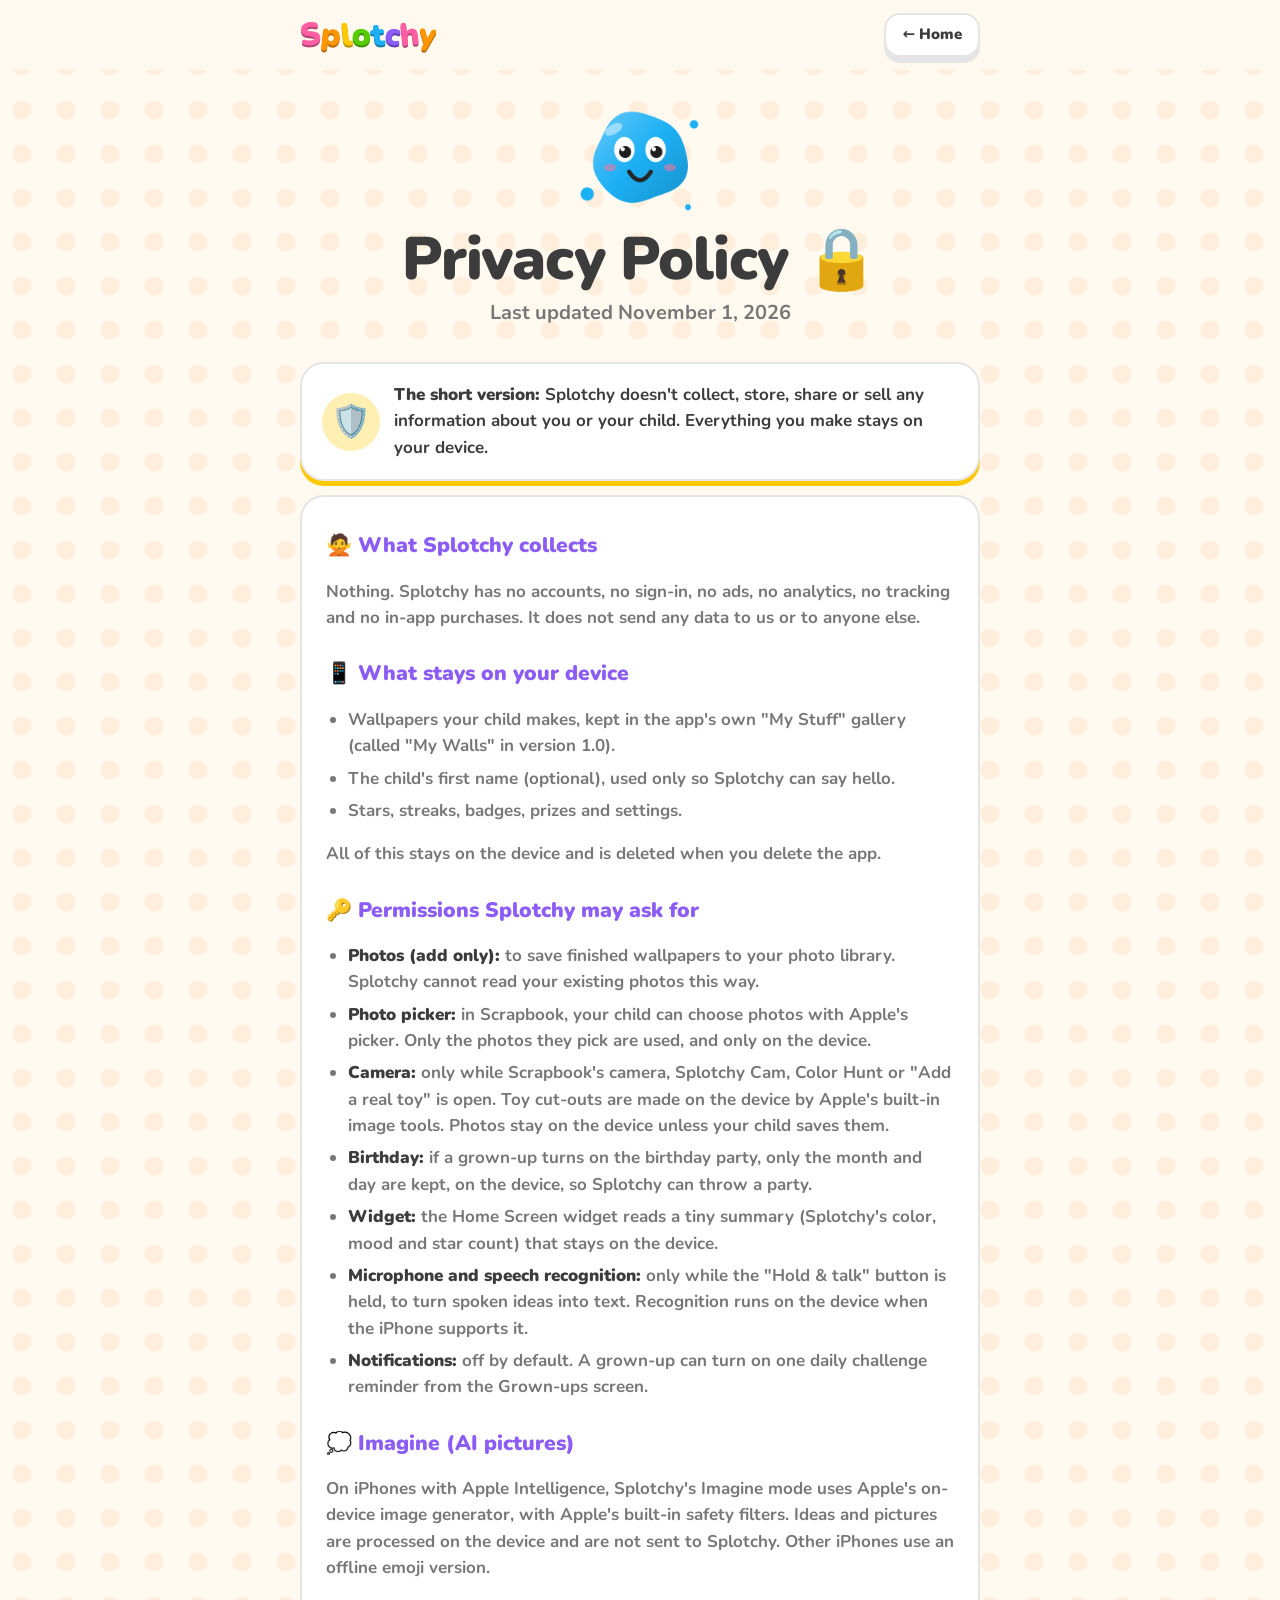
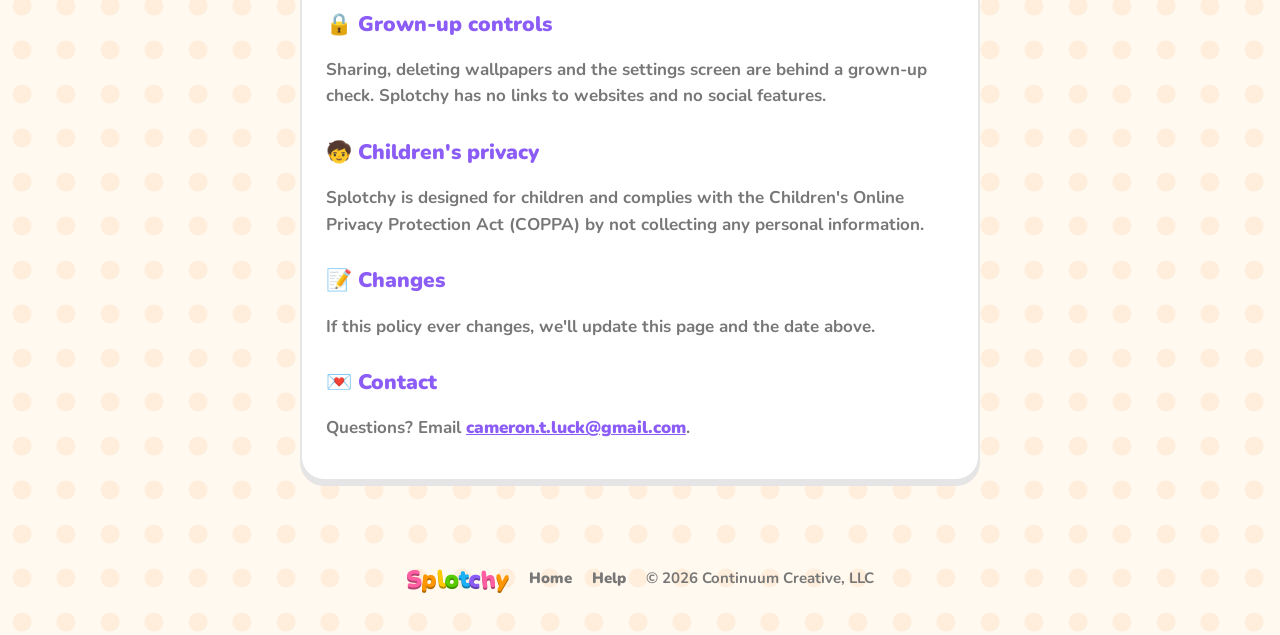
<file: privacy.html>
<!doctype html>
<html lang="en">
<head>
<meta charset="utf-8">
<meta name="viewport" content="width=device-width, initial-scale=1">
<title>Splotchy Privacy Policy</title>
<link rel="icon" href="/icon.png">
<link rel="apple-touch-icon" href="/apple-touch-icon.png">
<meta name="apple-itunes-app" content="app-id=6824162290">
<meta name="color-scheme" content="light">
<link href="https://fonts.googleapis.com/css2?family=Nunito:wght@700;800;900&display=swap" rel="stylesheet">
<link rel="stylesheet" href="/style.css">
</head>
<body>
<nav class="topbar"><div class="wrap">
  <a href="/" class="wordmark" aria-label="Splotchy home"><span>S</span><span>p</span><span>l</span><span>o</span><span>t</span><span>c</span><span>h</span><span>y</span></a>
  <a class="chunky white back" href="/">← Home</a>
</div></nav>

<main class="wrap">
  <header class="page-head">
    <img class="mascot splotch" src="/img/splotchy-sky.png" alt="">
    <h1>Privacy Policy 🔒</h1>
    <p class="lead">Last updated November 1, 2026</p>
  </header>

  <div class="card hero-card">
    <span class="big">🛡️</span>
    <div><b>The short version:</b> Splotchy doesn't collect, store, share or sell any information about you or your child. Everything you make stays on your device.</div>
  </div>

  <article class="doc">
  <h2>🙅 What Splotchy collects</h2>
  <p>Nothing. Splotchy has no accounts, no sign-in, no ads, no analytics, no tracking and no in-app purchases. It does not send any data to us or to anyone else.</p>

  <h2>📱 What stays on your device</h2>
  <ul>
    <li>Wallpapers your child makes, kept in the app's own "My Stuff" gallery (called "My Walls" in version 1.0).</li>
    <li>The child's first name (optional), used only so Splotchy can say hello.</li>
    <li>Stars, streaks, badges, prizes and settings.</li>
  </ul>
  <p>All of this stays on the device and is deleted when you delete the app.</p>

  <h2>🔑 Permissions Splotchy may ask for</h2>
  <ul>
    <li><strong>Photos (add only):</strong> to save finished wallpapers to your photo library. Splotchy cannot read your existing photos this way.</li>
    <li><strong>Photo picker:</strong> in Scrapbook, your child can choose photos with Apple's picker. Only the photos they pick are used, and only on the device.</li>
    <li><strong>Camera:</strong> only while Scrapbook's camera, Splotchy Cam, Color Hunt or "Add a real toy" is open. Toy cut-outs are made on the device by Apple's built-in image tools. Photos stay on the device unless your child saves them.</li>
    <li><strong>Birthday:</strong> if a grown-up turns on the birthday party, only the month and day are kept, on the device, so Splotchy can throw a party.</li>
    <li><strong>Widget:</strong> the Home Screen widget reads a tiny summary (Splotchy's color, mood and star count) that stays on the device.</li>
    <li><strong>Microphone and speech recognition:</strong> only while the "Hold &amp; talk" button is held, to turn spoken ideas into text. Recognition runs on the device when the iPhone supports it.</li>
    <li><strong>Notifications:</strong> off by default. A grown-up can turn on one daily challenge reminder from the Grown-ups screen.</li>
  </ul>

  <h2>💭 Imagine (AI pictures)</h2>
  <p>On iPhones with Apple Intelligence, Splotchy's Imagine mode uses Apple's on-device image generator, with Apple's built-in safety filters. Ideas and pictures are processed on the device and are not sent to Splotchy. Other iPhones use an offline emoji version.</p>

  <h2>🔒 Grown-up controls</h2>
  <p>Sharing, deleting wallpapers and the settings screen are behind a grown-up check. Splotchy has no links to websites and no social features.</p>

  <h2>🧒 Children's privacy</h2>
  <p>Splotchy is designed for children and complies with the Children's Online Privacy Protection Act (COPPA) by not collecting any personal information.</p>

  <h2>📝 Changes</h2>
  <p>If this policy ever changes, we'll update this page and the date above.</p>

  <h2>💌 Contact</h2>
  <p>Questions? Email <a href="mailto:cameron.t.luck@gmail.com">cameron.t.luck@gmail.com</a>.</p>
  </article>
</main>

<footer><div class="wrap">
  <a href="/" class="wordmark small" aria-label="Splotchy home"><span>S</span><span>p</span><span>l</span><span>o</span><span>t</span><span>c</span><span>h</span><span>y</span></a>
  <a href="/">Home</a><a href="/support.html">Help</a>
  <span>© 2026 Continuum Creative, LLC</span>
</div></footer>
<script src="/app.js"></script>
</body>
</html>
</file>
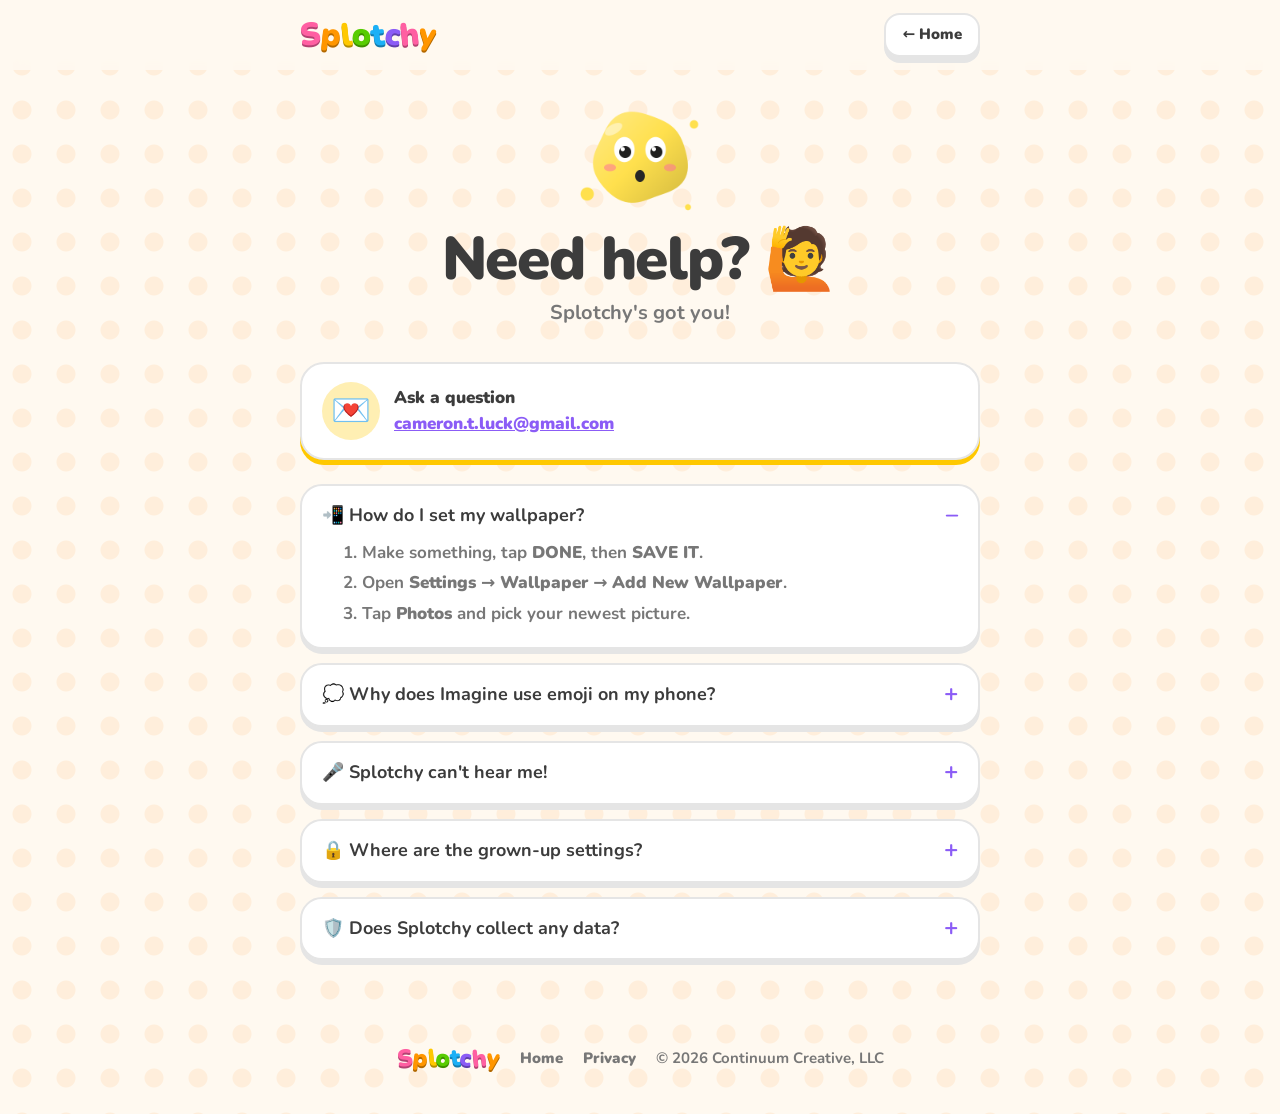
<file: support.html>
<!doctype html>
<html lang="en">
<head>
<meta charset="utf-8">
<meta name="viewport" content="width=device-width, initial-scale=1">
<title>Splotchy Help</title>
<link rel="icon" href="/icon.png">
<link rel="apple-touch-icon" href="/apple-touch-icon.png">
<meta name="apple-itunes-app" content="app-id=6824162290">
<meta name="color-scheme" content="light">
<link href="https://fonts.googleapis.com/css2?family=Nunito:wght@700;800;900&display=swap" rel="stylesheet">
<link rel="stylesheet" href="/style.css">
</head>
<body>
<nav class="topbar"><div class="wrap">
  <a href="/" class="wordmark" aria-label="Splotchy home"><span>S</span><span>p</span><span>l</span><span>o</span><span>t</span><span>c</span><span>h</span><span>y</span></a>
  <a class="chunky white back" href="/">← Home</a>
</div></nav>

<main class="wrap">
  <header class="page-head">
    <img class="mascot splotch" src="/img/splotchy-wow.png" alt="">
    <h1>Need help? 🙋</h1>
    <p class="lead">Splotchy's got you!</p>
  </header>

  <div class="card hero-card">
    <span class="big">💌</span>
    <div><b>Ask a question</b><br><a href="mailto:cameron.t.luck@gmail.com">cameron.t.luck@gmail.com</a></div>
  </div>

  <div class="qa">
    <details open>
      <summary>📲 How do I set my wallpaper?</summary>
      <ol>
        <li>Make something, tap <b>DONE</b>, then <b>SAVE IT</b>.</li>
        <li>Open <b>Settings → Wallpaper → Add New Wallpaper</b>.</li>
        <li>Tap <b>Photos</b> and pick your newest picture.</li>
      </ol>
    </details>
    <details>
      <summary>💭 Why does Imagine use emoji on my phone?</summary>
      <p>Real Imagine pictures need an iPhone 15 Pro or newer with Apple Intelligence turned on in Settings. Other iPhones get Splotchy's emoji version.</p>
    </details>
    <details>
      <summary>🎤 Splotchy can't hear me!</summary>
      <p>A grown-up can turn on the microphone and speech for Splotchy in <b>Settings → Privacy &amp; Security</b>. You can always type your ideas too.</p>
    </details>
    <details>
      <summary>🔒 Where are the grown-up settings?</summary>
      <p>Scroll to the bottom of Splotchy's home screen and tap <b>Grown-ups</b>. You can change the name, sounds, the daily reminder, or reset progress.</p>
    </details>
    <details>
      <summary>🛡️ Does Splotchy collect any data?</summary>
      <p>Nope, nothing at all. Read the <a href="/privacy.html">privacy policy</a>.</p>
    </details>
  </div>
</main>

<footer><div class="wrap">
  <a href="/" class="wordmark small" aria-label="Splotchy home"><span>S</span><span>p</span><span>l</span><span>o</span><span>t</span><span>c</span><span>h</span><span>y</span></a>
  <a href="/">Home</a><a href="/privacy.html">Privacy</a>
  <span>© 2026 Continuum Creative, LLC</span>
</div></footer>
<script src="/app.js"></script>
</body>
</html>
</file>
<file: app.css>
/* Splotchy's look, straight from the app: same colors, rounded type and chunky buttons. */
:root {
  color-scheme: light;
  --grape: #8b5cf6;
  --bubblegum: #ff5fa2;
  --sunshine: #ffc800;
  --lime: #58cc02;
  --sky: #1cb0f6;
  --tangerine: #ff9600;
  --cherry: #ff4b4b;
  --ink: #3c3c3c;
  --soft: #777777;
  --cloud: #e5e5e5;
  --cream: #fff9f0;
  --dot: #ffeedb;
  --gold: #e6a700;
}

* { box-sizing: border-box; }
html { scroll-behavior: smooth; overflow-x: clip; }
body {
  margin: 0;
  background-color: var(--cream);
  background-image: radial-gradient(circle, var(--dot) 9px, transparent 10px);
  background-size: 44px 44px;
  color: var(--ink);
  font-family: ui-rounded, "SF Pro Rounded", "Nunito", system-ui, -apple-system, sans-serif;
  font-weight: 800;
  font-size: 18px;
  line-height: 1.4;
  -webkit-font-smoothing: antialiased;
  overflow-x: hidden;
}
img { display: block; max-width: 100%; }
a { color: inherit; }
.wrap { width: 100%; max-width: 1040px; margin-left: auto; margin-right: auto; padding-left: 20px; padding-right: 20px; }
.r { font-weight: 900; }
.orange { color: var(--tangerine); } .gold { color: var(--gold); }

section { margin-top: 150px; }
@media (max-width: 560px) { section { margin-top: 110px; } }

.section-title { font-size: clamp(30px, 4.6vw, 44px); font-weight: 900; line-height: 1.1; letter-spacing: -0.02em; margin: 0 0 28px; color: var(--ink); }
.section-title.center { text-align: center; }
.lead { color: var(--soft); font-size: 20px; margin: -14px 0 0; }

/* ---------- Top bar, like the app's ---------- */
.topbar { position: sticky; top: 0; z-index: 20; background: color-mix(in srgb, var(--cream) 92%, transparent); backdrop-filter: blur(12px); -webkit-backdrop-filter: blur(12px); }
.topbar .wrap { display: flex; align-items: center; height: 70px; gap: 12px; }
.wordmark { display: inline-flex; text-decoration: none; font-size: 32px; font-weight: 900; line-height: 1; }
.wordmark span { display: inline-block; }
.wordmark span:nth-child(odd) { transform: rotate(-6deg); }
.wordmark span:nth-child(even) { transform: rotate(6deg); }
.wordmark span:nth-child(1) { color: #ff5fa2; text-shadow: 0 2px 0 #b34272; }
.wordmark span:nth-child(2) { color: #ff9600; text-shadow: 0 2px 0 #b36900; }
.wordmark span:nth-child(3) { color: #ffc800; text-shadow: 0 2px 0 #b38c00; }
.wordmark span:nth-child(4) { color: #58cc02; text-shadow: 0 2px 0 #3e8f01; }
.wordmark span:nth-child(5) { color: #1cb0f6; text-shadow: 0 2px 0 #147bac; }
.wordmark span:nth-child(6) { color: #8b5cf6; text-shadow: 0 2px 0 #6140ac; }
.wordmark span:nth-child(7) { color: #ff5fa2; text-shadow: 0 2px 0 #b34272; }
.wordmark span:nth-child(8) { color: #ff9600; text-shadow: 0 2px 0 #b36900; }
.wordmark.small { font-size: 24px; }
.chips { margin-left: auto; display: flex; gap: 8px; }
.stat { display: inline-flex; align-items: center; gap: 4px; background: #fff; border: 2px solid var(--cloud); border-radius: 999px; padding: 6px 12px; font-size: 16px; }
.stat b { font-weight: 900; }

/* ---------- Chunky buttons and cards (ChunkyButtonStyle) ---------- */
.chunky {
  --c: var(--lime);
  position: relative; display: inline-flex; align-items: center; justify-content: center; gap: 10px;
  background: var(--c); color: #fff; text-decoration: none; border: 0;
  border-radius: 22px; padding: 16px 24px; font: inherit; font-weight: 900;
  box-shadow: 0 6px 0 color-mix(in srgb, var(--c) 80%, black);
  transition: transform .12s ease, box-shadow .12s ease;
  cursor: pointer; -webkit-tap-highlight-color: transparent;
}
.chunky:hover { transform: translateY(-2px); box-shadow: 0 8px 0 color-mix(in srgb, var(--c) 80%, black); }
.chunky:active { transform: translateY(6px); box-shadow: 0 0 0 color-mix(in srgb, var(--c) 80%, black); }
.chunky.static { cursor: default; }
.chunky.static:hover, .chunky.static:active { transform: none; box-shadow: 0 6px 0 color-mix(in srgb, var(--c) 80%, black); }
.chunky.white { --c: #fff; color: var(--ink); border: 2px solid var(--cloud); box-shadow: 0 6px 0 var(--cloud); }
.chunky.white:hover { box-shadow: 0 8px 0 var(--cloud); }
.chunky.white:active { box-shadow: 0 0 0 var(--cloud); }
.chunky.white.static:hover, .chunky.white.static:active { box-shadow: 0 6px 0 var(--cloud); }
.chunky.lime { --c: var(--lime); } .chunky.tangerine { --c: var(--tangerine); } .chunky.cherry { --c: var(--cherry); }
.chunky.big { font-size: 20px; padding: 18px 28px; letter-spacing: .01em; }
.chunky svg { width: 22px; height: 22px; }
.chunky.pill { border-radius: 999px; padding: 10px 18px; font-size: 17px; }
.card { border-radius: 24px; justify-content: flex-start; text-align: left; }
.grow { flex: 1; min-width: 0; display: flex; flex-direction: column; }

/* Today's challenge card */
.challenge { padding: 16px 18px; gap: 14px; border-color: var(--cloud); box-shadow: 0 5px 0 var(--sunshine); }
.challenge:hover { box-shadow: 0 7px 0 var(--sunshine); }
.challenge:active { box-shadow: 0 0 0 var(--sunshine); }
.emoji-circle { width: 58px; height: 58px; flex: none; border-radius: 50%; background: color-mix(in srgb, var(--sunshine) 30%, white); display: grid; place-items: center; font-size: 32px; }
.label { font-size: 13px; letter-spacing: .04em; font-weight: 900; }
.challenge b { font-size: 19px; }

/* Give me an idea + target */
.idea { padding: 16px 20px; gap: 12px; }
.idea .em, .spin .em { font-size: 36px; }
.idea b, .spin b { font-size: 19px; }
.idea small, .spin small { font-size: 14px; opacity: .92; font-weight: 800; }
.target { flex-direction: column; gap: 0; padding: 10px 18px; min-width: 76px; }
.target .em { font-size: 30px; }

/* Imagine hero card */
.grape-pink { --c: var(--grape); background: linear-gradient(135deg, var(--grape), var(--bubblegum)); width: 100%; padding: 20px 24px; gap: 18px; border-radius: 28px; box-shadow: 0 7px 0 #6d3fd6; }
.grape-pink:hover { box-shadow: 0 9px 0 #6d3fd6; } .grape-pink:active { box-shadow: 0 0 0 #6d3fd6; }
.imagine-card img { width: 104px; flex: none; }
.imagine-card .ttl { font-size: 34px; line-height: 1; display: flex; align-items: center; gap: 8px; }
.imagine-card em { font-style: normal; font-size: 12px; color: var(--grape); background: var(--sunshine); border-radius: 999px; padding: 4px 8px; }
.imagine-card .sub { font-size: 17px; opacity: .95; margin: 6px 0 8px; }
.imagine-card .eq { align-self: flex-start; background: rgba(255,255,255,.25); border-radius: 999px; padding: 4px 12px; font-size: 17px; }

/* Mode cards, like the app's home grid */
.modes { display: grid; grid-template-columns: repeat(3, 1fr); gap: 20px; margin-top: 22px; }
.mode { flex-direction: column; gap: 6px; border-radius: 28px; padding: 20px 12px; min-height: 196px; text-align: center; box-shadow: 0 7px 0 color-mix(in srgb, var(--c) 80%, black); }
.mode:hover { box-shadow: 0 9px 0 color-mix(in srgb, var(--c) 80%, black); }
.mode .e { width: 86px; height: 86px; display: grid; place-items: center; background: rgba(255,255,255,.25); border-radius: 50%; font-size: 50px; }
.mode b { font-size: 20px; line-height: 1.15; }
.mode small { font-size: 14px; opacity: .92; }
.spin { width: 100%; margin-top: 20px; padding: 18px 22px; gap: 14px; }
.spin .chev { font-size: 32px; line-height: 1; }

/* Thought bubbles, like Imagine's */
.thought {
  --c: var(--grape);
  position: relative; display: inline-flex; align-items: center; gap: 6px;
  background: #fff; border: 3px solid var(--c); border-radius: 999px;
  padding: 10px 16px; font-size: 19px; margin-bottom: 12px;
}
.thought::before, .thought::after { content: ""; position: absolute; background: #fff; border: 2px solid color-mix(in srgb, var(--c) 60%, white); border-radius: 50%; }
.thought::before { width: 10px; height: 10px; left: 14px; bottom: -12px; }
.thought::after { width: 6px; height: 6px; left: 8px; bottom: -20px; }
.plus { color: var(--grape); font-size: 26px; font-weight: 900; margin-bottom: 12px; }

/* Badges, like My Prizes */
.badge { text-align: center; }
.badge span { width: 84px; height: 84px; margin: 0 auto 6px; display: grid; place-items: center; border-radius: 50%; font-size: 40px; background: var(--cloud); border: 4px solid #d0d0d0; }
.badge.on span { background: color-mix(in srgb, var(--sunshine) 35%, white); border-color: var(--sunshine); }
.badge b { font-size: 14px; color: var(--soft); }
.badge.on b { color: var(--ink); }

/* Speech bubble with a tail, like the app's */
.speech { position: relative; background: #fff; border-radius: 18px; padding: 13px 16px; font-size: 18px; box-shadow: 0 3px 0 rgba(0,0,0,.12); text-align: left; max-width: 300px; }
.speech.left-tail::before { content: ""; position: absolute; left: -10px; top: 50%; margin-top: -9px; border: 9px solid transparent; border-right: 12px solid #fff; border-left: 0; }

/* Splotchy */
.splotch { cursor: pointer; transition: filter .3s, transform .2s; -webkit-tap-highlight-color: transparent; animation: wobble 2.6s ease-in-out infinite; }
.splotch:active { transform: scale(.9); }
.splotch.dance { animation: dance .7s ease-in-out infinite; }
@keyframes wobble { 0%,100% { transform: scale(1, 1); } 50% { transform: scale(.97, 1.04); } }
@keyframes dance { 0%,100% { transform: rotate(-8deg) translateY(0); } 50% { transform: rotate(8deg) translateY(-10px); } }
@keyframes bob { 0%,100% { transform: translateY(0) rotate(-6deg); } 50% { transform: translateY(-16px) rotate(6deg); } }

/* Phones */
.phone { background: #1b1722; border-radius: 42px; padding: 8px; aspect-ratio: 1320 / 2868; box-shadow: 0 24px 50px -18px rgba(60, 60, 60, .45); }
.phone img { width: 100%; height: 100%; object-fit: cover; border-radius: 34px; }

/* Promises and FAQ */
.promise { flex-direction: column; gap: 2px; text-align: center; padding: 22px 12px; }
.promise .e { font-size: 38px; }
.promise small { color: var(--soft); font-size: 14px; font-weight: 800; }
details.card { display: block; padding: 16px 20px; }
summary { list-style: none; cursor: pointer; display: flex; justify-content: space-between; gap: 12px; font-size: 18px; }
summary::-webkit-details-marker { display: none; }
summary::after { content: "+"; color: var(--grape); font-size: 24px; line-height: 1; }
details[open] summary::after { content: "–"; }
details p { margin: 10px 0 2px; color: var(--soft); font-weight: 700; font-size: 16px; }
details a { color: var(--grape); }

/* Footer */
.foot { margin-top: 110px; padding: 30px 0 48px; }
.foot .wrap { display: flex; flex-wrap: wrap; align-items: center; justify-content: center; gap: 10px 22px; color: var(--soft); font-size: 15px; }
.foot a { text-decoration: none; }
.foot a:not(.wordmark):hover { color: var(--grape); }

/* Pop in on scroll */
.pop { opacity: 0; transform: translateY(24px) scale(.97); transition: opacity .6s ease, transform .6s cubic-bezier(.2,1.4,.4,1); }
.pop.in { opacity: 1; transform: none; }

@media (prefers-reduced-motion: reduce) {
  .splotch, .sticker, .track { animation: none !important; }
  .pop { opacity: 1; transform: none; }
}

@media (max-width: 560px) {
  body { font-size: 17px; }
  .wordmark { font-size: 28px; }
  .stat { padding: 5px 10px; font-size: 14px; }
  .speech { font-size: 16px; padding: 11px 13px; }
  .chunky.big { font-size: 18px; padding: 16px 22px; }
  .modes { grid-template-columns: repeat(2, 1fr); gap: 14px; }
  .mode { min-height: 172px; padding: 16px 8px; }
  .mode .e { width: 66px; height: 66px; font-size: 38px; }
  .mode b { font-size: 17px; }
  .mode small { font-size: 13px; }
  .imagine-card { padding: 16px; gap: 12px; }
  .imagine-card img { width: 76px; }
  .imagine-card .ttl { font-size: 28px; }
  .imagine-card .sub { font-size: 15px; }
  .challenge b, .idea b, .spin b { font-size: 17px; }
  .thought { font-size: 16px; padding: 8px 12px; }
  .badge span { width: 70px; height: 70px; font-size: 32px; }
  .lead { font-size: 18px; }
}
</file>
<file: style.css>
/* Help and privacy pages: app.css gives the Splotchy look, this adds page bits. */
@import url("/app.css");

body { font-weight: 700; font-size: 17px; line-height: 1.55; }
a { color: var(--grape); font-weight: 900; }
b, strong { font-weight: 900; }
.wrap { max-width: 720px; }
.topbar .wrap { max-width: 720px; }
.back { margin-left: auto; padding: 8px 16px; border-radius: 16px; font-size: 15px; box-shadow: 0 4px 0 var(--cloud); }
.back:hover { box-shadow: 0 6px 0 var(--cloud); }

.page-head { text-align: center; padding: 28px 0 8px; }
.mascot { width: 120px; margin: 0 auto; }
h1 { font-size: clamp(40px, 9vw, 60px); font-weight: 900; letter-spacing: -0.02em; line-height: 1.05; margin: 10px 0 6px; }
.lead { margin: 0 0 26px; }

.card { background: #fff; border: 2px solid var(--cloud); border-radius: 24px; padding: 18px 20px; }
.hero-card { display: flex; gap: 14px; align-items: center; box-shadow: 0 5px 0 var(--sunshine); }
.hero-card .big { width: 58px; height: 58px; flex: none; border-radius: 50%; background: color-mix(in srgb, var(--sunshine) 30%, white); display: grid; place-items: center; font-size: 32px; line-height: 1; }

.qa { display: grid; gap: 14px; margin-top: 24px; }
details { background: #fff; border: 2px solid var(--cloud); border-radius: 22px; padding: 16px 20px; box-shadow: 0 5px 0 var(--cloud); }
details ol { margin: 10px 0 2px; color: var(--soft); }
details li { margin: 4px 0; }

.doc { margin-top: 14px; background: #fff; border: 2px solid var(--cloud); border-radius: 24px; padding: 6px 24px 20px; box-shadow: 0 5px 0 var(--cloud); }
.doc h2 { font-size: 21px; font-weight: 900; margin: 26px 0 6px; color: var(--grape); }
.doc ul { padding-left: 22px; }
.doc li { margin: 6px 0; }
.doc p, .doc li { color: var(--soft); }
.doc p strong, .doc li strong { color: var(--ink); }

footer { margin-top: 60px; padding: 26px 0 44px; }
footer .wrap { display: flex; flex-wrap: wrap; gap: 8px 20px; align-items: center; justify-content: center; color: var(--soft); font-size: 15px; }
footer a { color: var(--soft); text-decoration: none; }
footer a:not(.wordmark):hover { color: var(--grape); }
</file>
